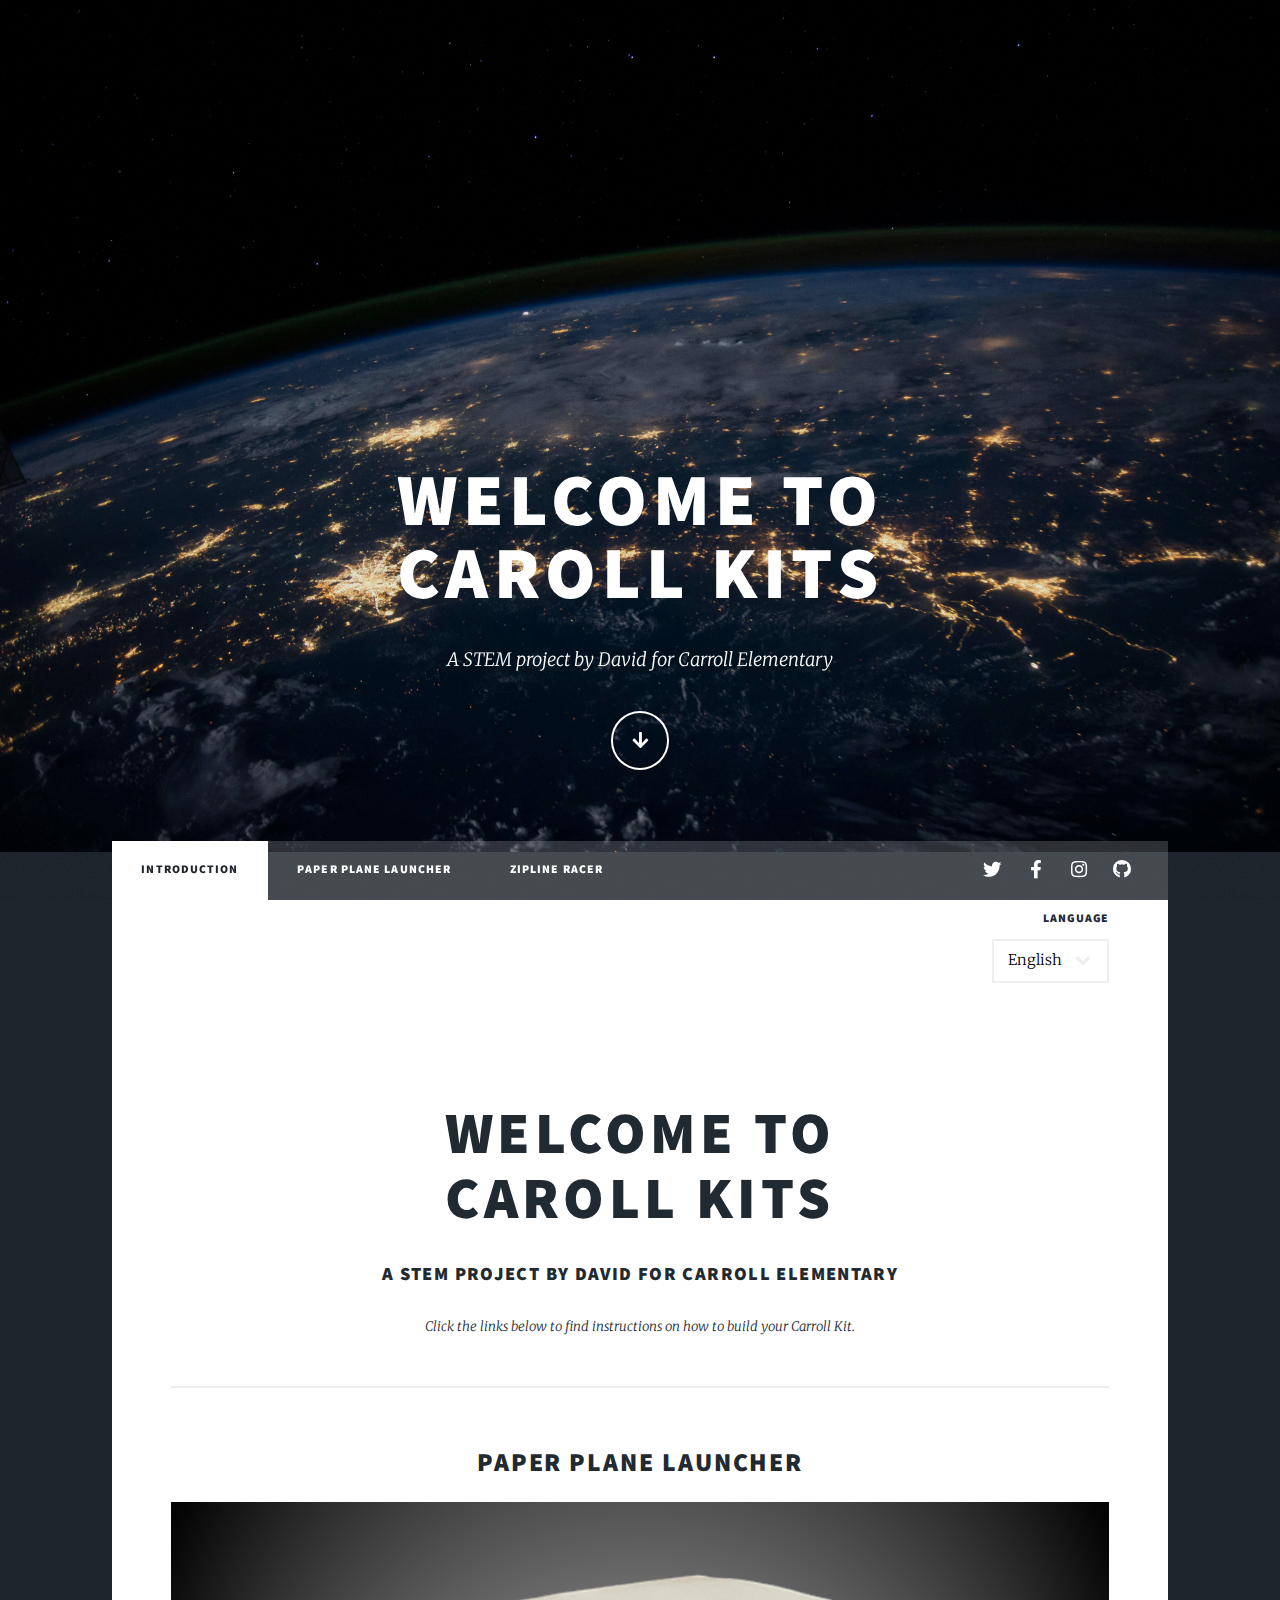
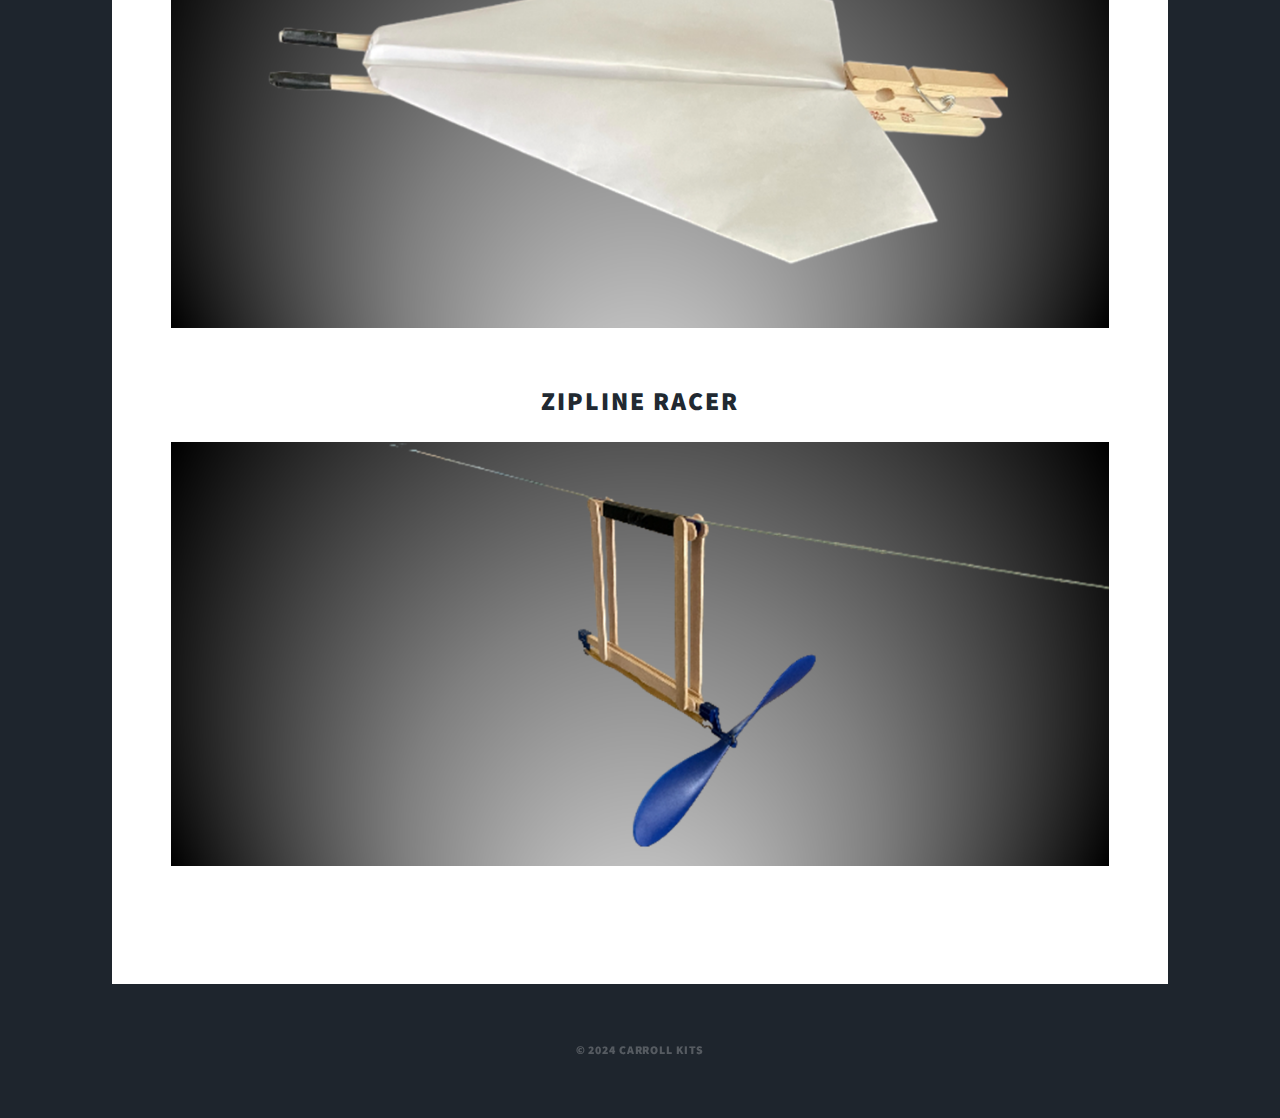
<file: index.html>
<!DOCTYPE HTML>
<html>
	<head>
		<title>Carrol Kits</title>
		<meta charset="utf-8" />
		<meta name="viewport" content="width=device-width, initial-scale=1, user-scalable=no" />
		<link rel="stylesheet" href="assets/css/main.css" />
		<link rel="stylesheet" href="assets/css/lang.css" />
		<noscript><link rel="stylesheet" href="assets/css/noscript.css" /></noscript>
	</head>
	<body class="is-preload">
		<!-- Wrapper -->
		<div id="wrapper" class="fade-in">
			<!-- Intro -->
			<div id="intro">
				<h1 lang="en">Welcome to <br>Caroll Kits</h1>
				<h1 lang="es">Bienvenidos a <br>Caroll Kits</h1>
				<p lang="en">A STEM project by David for Carroll Elementary</p>
				<p lang="es">Un proyecto STEM de David para Carroll Elementary</p>
				<ul class="actions">
					<li><a href="#header" class="button icon solid solo fa-arrow-down scrolly">Continue</a></li>
				</ul>
			</div>

			<!-- Header -->
			<header id="header">
				<a href="index.html" class="logo">Carroll Kits</a>
			</header>

			<!-- Nav -->
			<nav id="nav">
				<ul lang="en" class="links" style="display: none;">
					<li class="active"><a class="lang-link" href="index.html">Introduction</a></li>
					<li><a class="lang-link" href="paperplane.html">Paper Plane Launcher</a></li>
					<li><a class="lang-link" href="zipline.html">Zipline Racer</a></li>
				</ul>
				<ul lang="es" class="links" style="display: none;">
					<li class="active"><a class="lang-link" href="index.html">Introducción</a></li>
					<li><a class="lang-link" href="paperplane.html">Lanzador de Aviones</a></li>
					<li><a class="lang-link" href="zipline.html">Hélice en Tirolina</a></li>
				</ul>
				<ul class="icons">
					<li><a href="https://twitter.com/carrollfisd" class="icon brands fa-twitter"><span class="label">Twitter</span></a></li>
					<li><a href="https://www.facebook.com/carrollelementary" class="icon brands fa-facebook-f"><span class="label">Facebook</span></a></li>
					<li><a href="https://www.instagram.com/carrollfisd" class="icon brands fa-instagram"><span class="label">Instagram</span></a></li>
					<li><a href="https://github.com/carrollkits" class="icon brands fa-github"><span class="label">GitHub</span></a></li>
				</ul>
			</nav>

			<!-- Main -->
			<div id="main">
				<!-- Language Selector -->
				<div class="lang-selector">
					<form>
						<label for="lang-switch">
							<span lang="en">Language</span>
							<span lang="es">Idioma</span>
						</label>
						<select id="lang-switch">
							<option value="en">English</option>
							<option value="es">Español</option>
						</select>
					</form>
				</div>
				<!-- Featured Post -->
				<article class="post featured">
					<header class="major">
						<h2 lang="en">Welcome to <br>Caroll Kits</h2>
						<h2 lang="es">Bienvenidos a <br>Caroll Kits</h2>
						<h3 lang="en">a STEM project by David for Carroll Elementary</h3>
						<h3 lang="es">Un proyecto STEM de David para Carroll Elementary</h3>
						<p lang="en">Click the links below to find instructions on how to build your Carroll Kit.</p>
						<p lang="es">Haga clic en los enlaces a continuación para encontrar instrucciones sobre cómo crear su Carroll Kit.</p>
						<hr>
					</header>
					<h2 lang="en"><a class="lang-link" href="paperplane.html">Paper Plane Launcher</a></h2>
					<h2 lang="es"><a class="lang-link" href="paperplane.html">Lanzador de Aviones</a></h2>
					<a class="image main lang-link" href="paperplane.html" style="margin-top: 0;"><img src="images/paperplane.png" alt="" /></a>

					<h2 lang="en"><a class="lang-link" href="zipline.html">Zipline Racer</a></h2>
					<h2 lang="es"><a class="lang-link" href="zipline.html">Hélice en Tirolina</a></h2>
					<a class="image main lang-link"  href="zipline.html" style="margin-top: 0;"><img src="images/zipline.png" alt="" /></a>
				</article>

			</div>

			<!-- Copyright -->
			<div id="copyright">
				<ul>
					<li>&copy; 2024 Carroll Kits</li>
				</ul>
			</div>
		</div>

		<!-- Scripts -->
		<script src="assets/js/jquery.min.js"></script>
		<script src="assets/js/jquery.scrollex.min.js"></script>
		<script src="assets/js/jquery.scrolly.min.js"></script>
		<script src="assets/js/browser.min.js"></script>
		<script src="assets/js/breakpoints.min.js"></script>
		<script src="assets/js/util.js"></script>
		<script src="assets/js/main.js"></script>
		<script src="assets/js/lang.js"></script>
	</body>
</html>
</file>
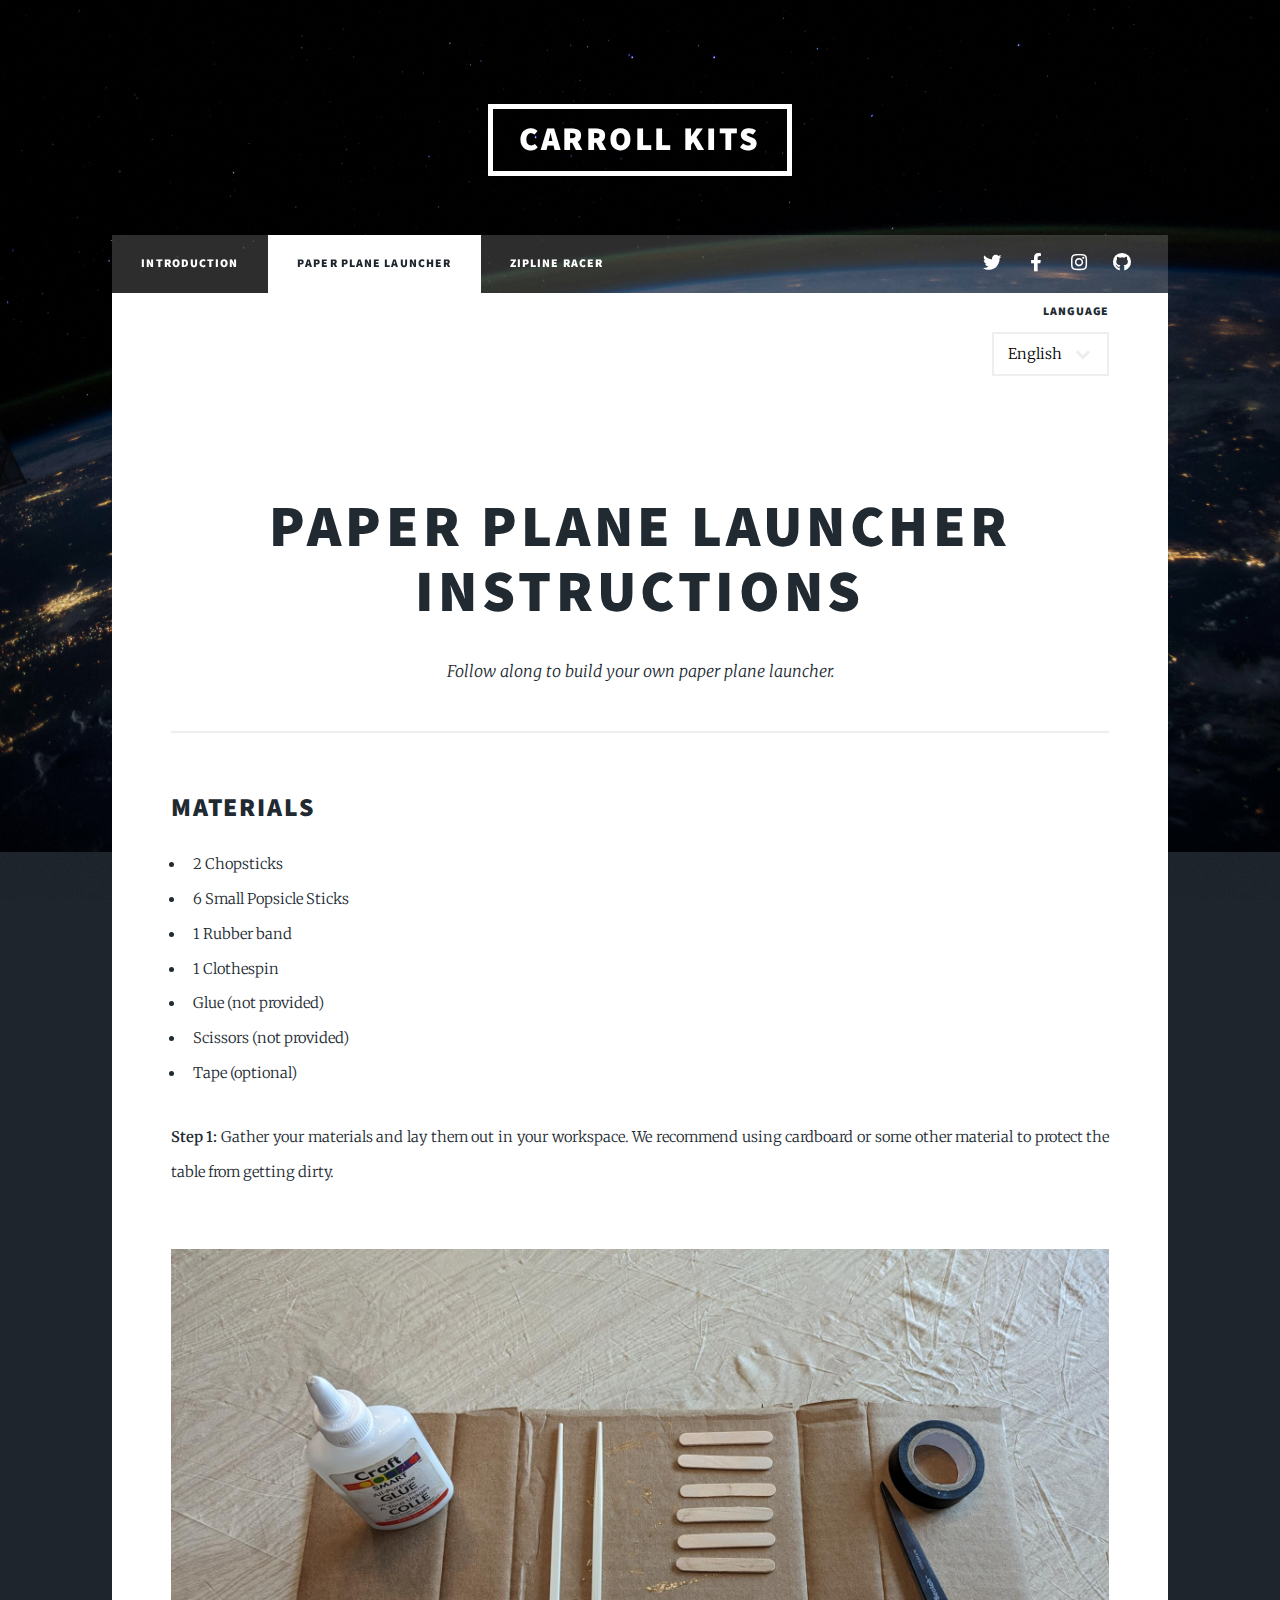
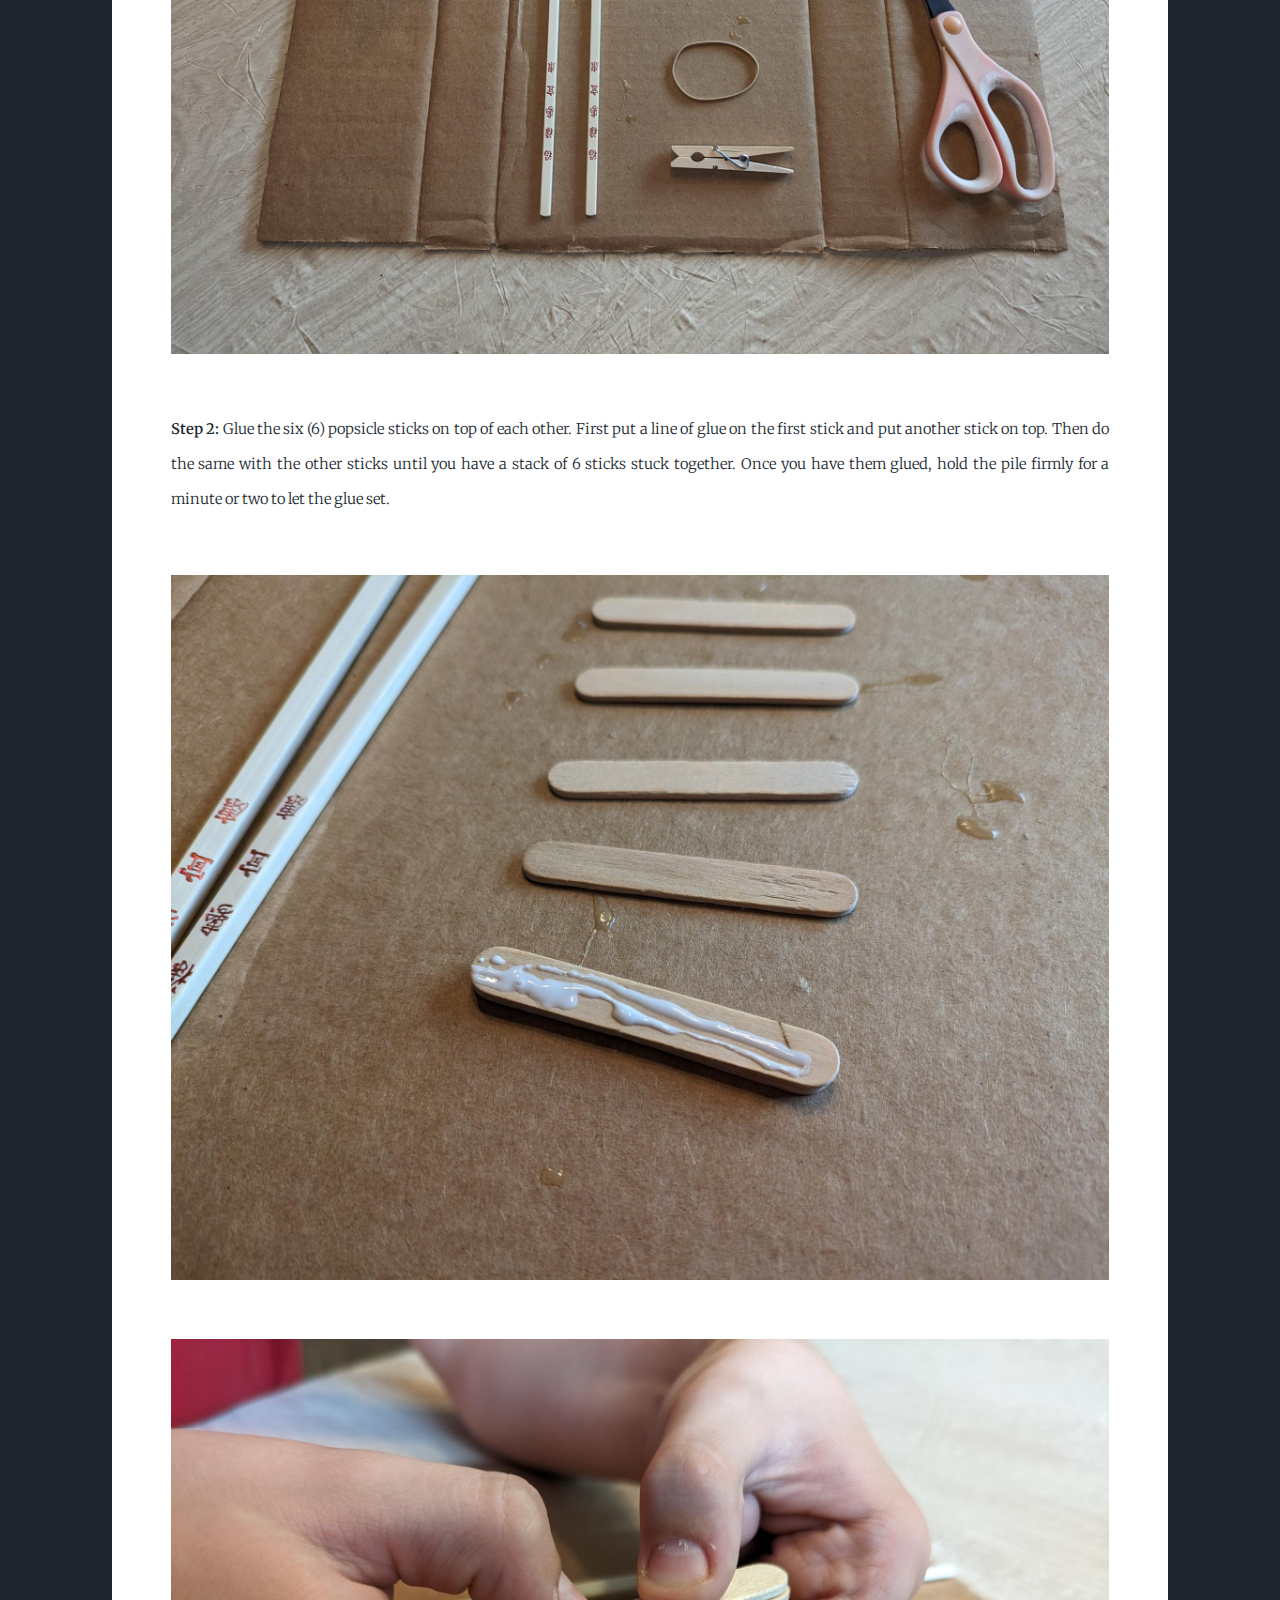
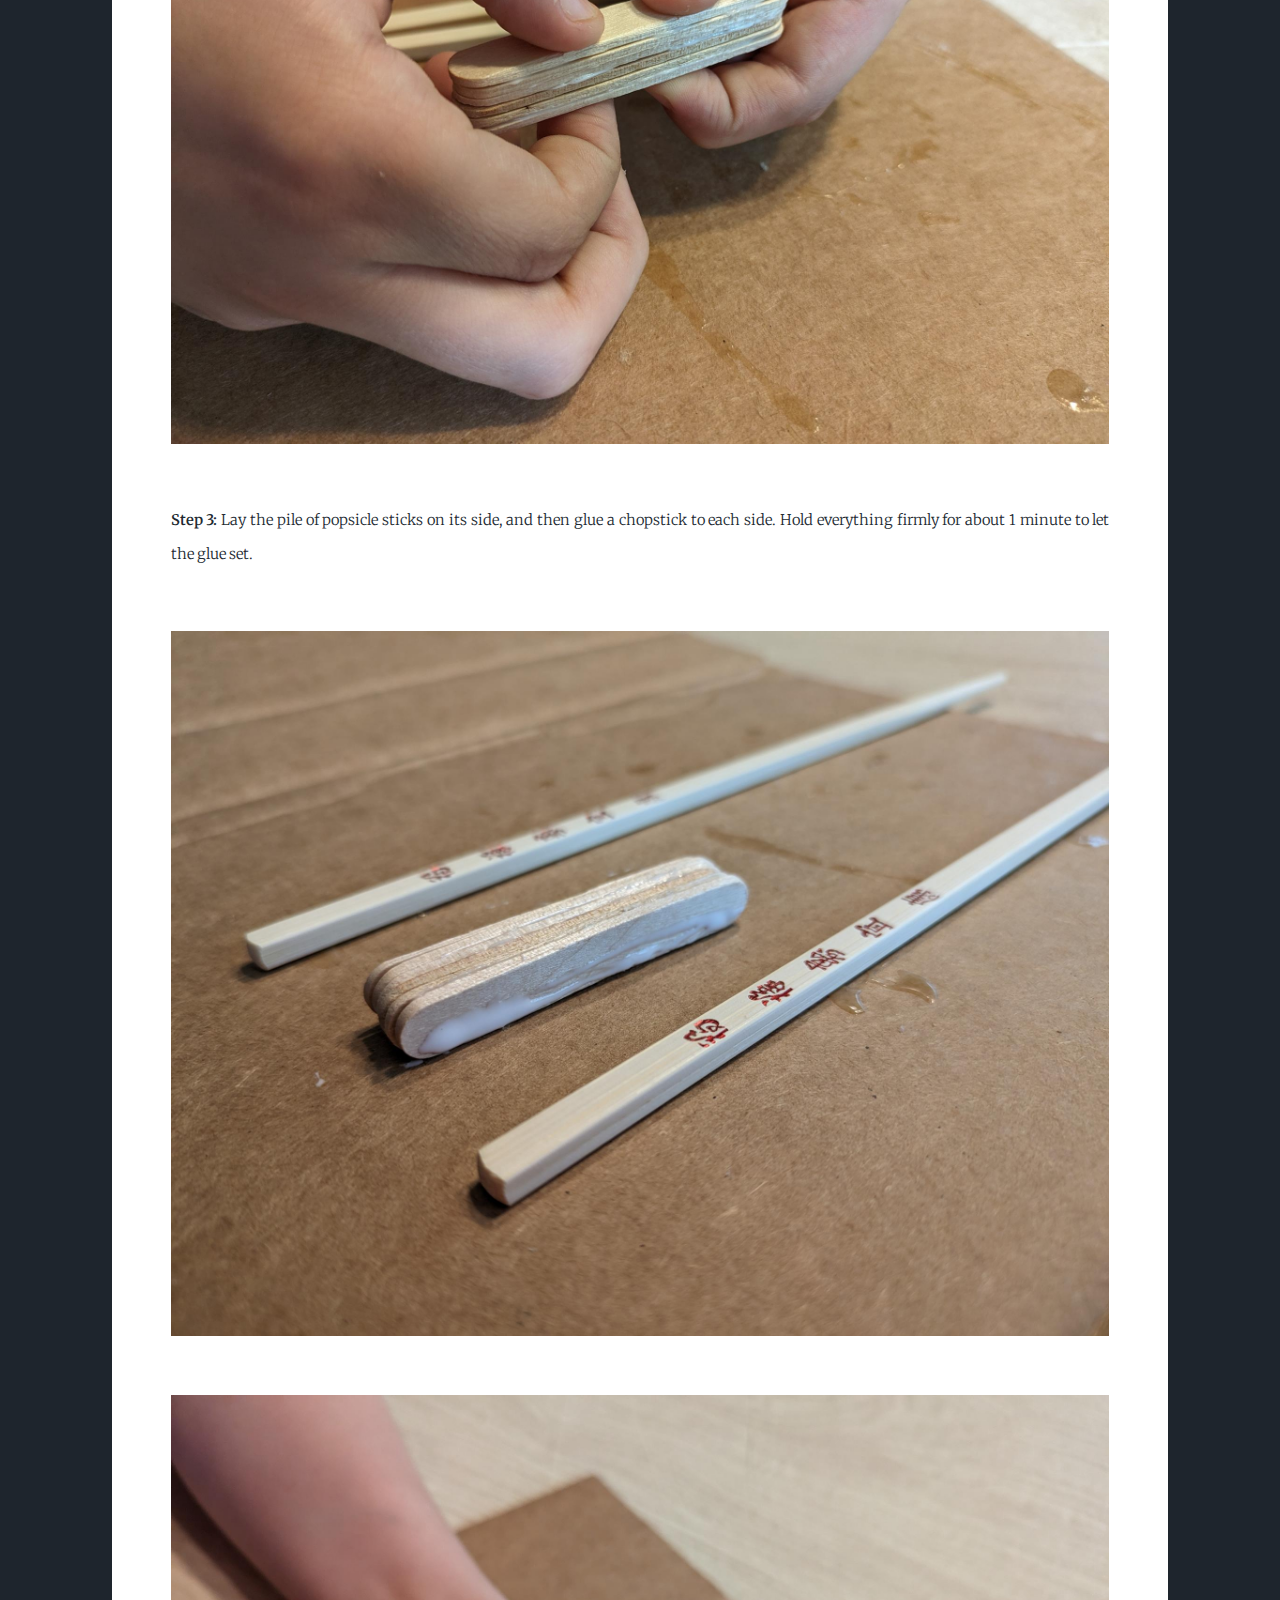
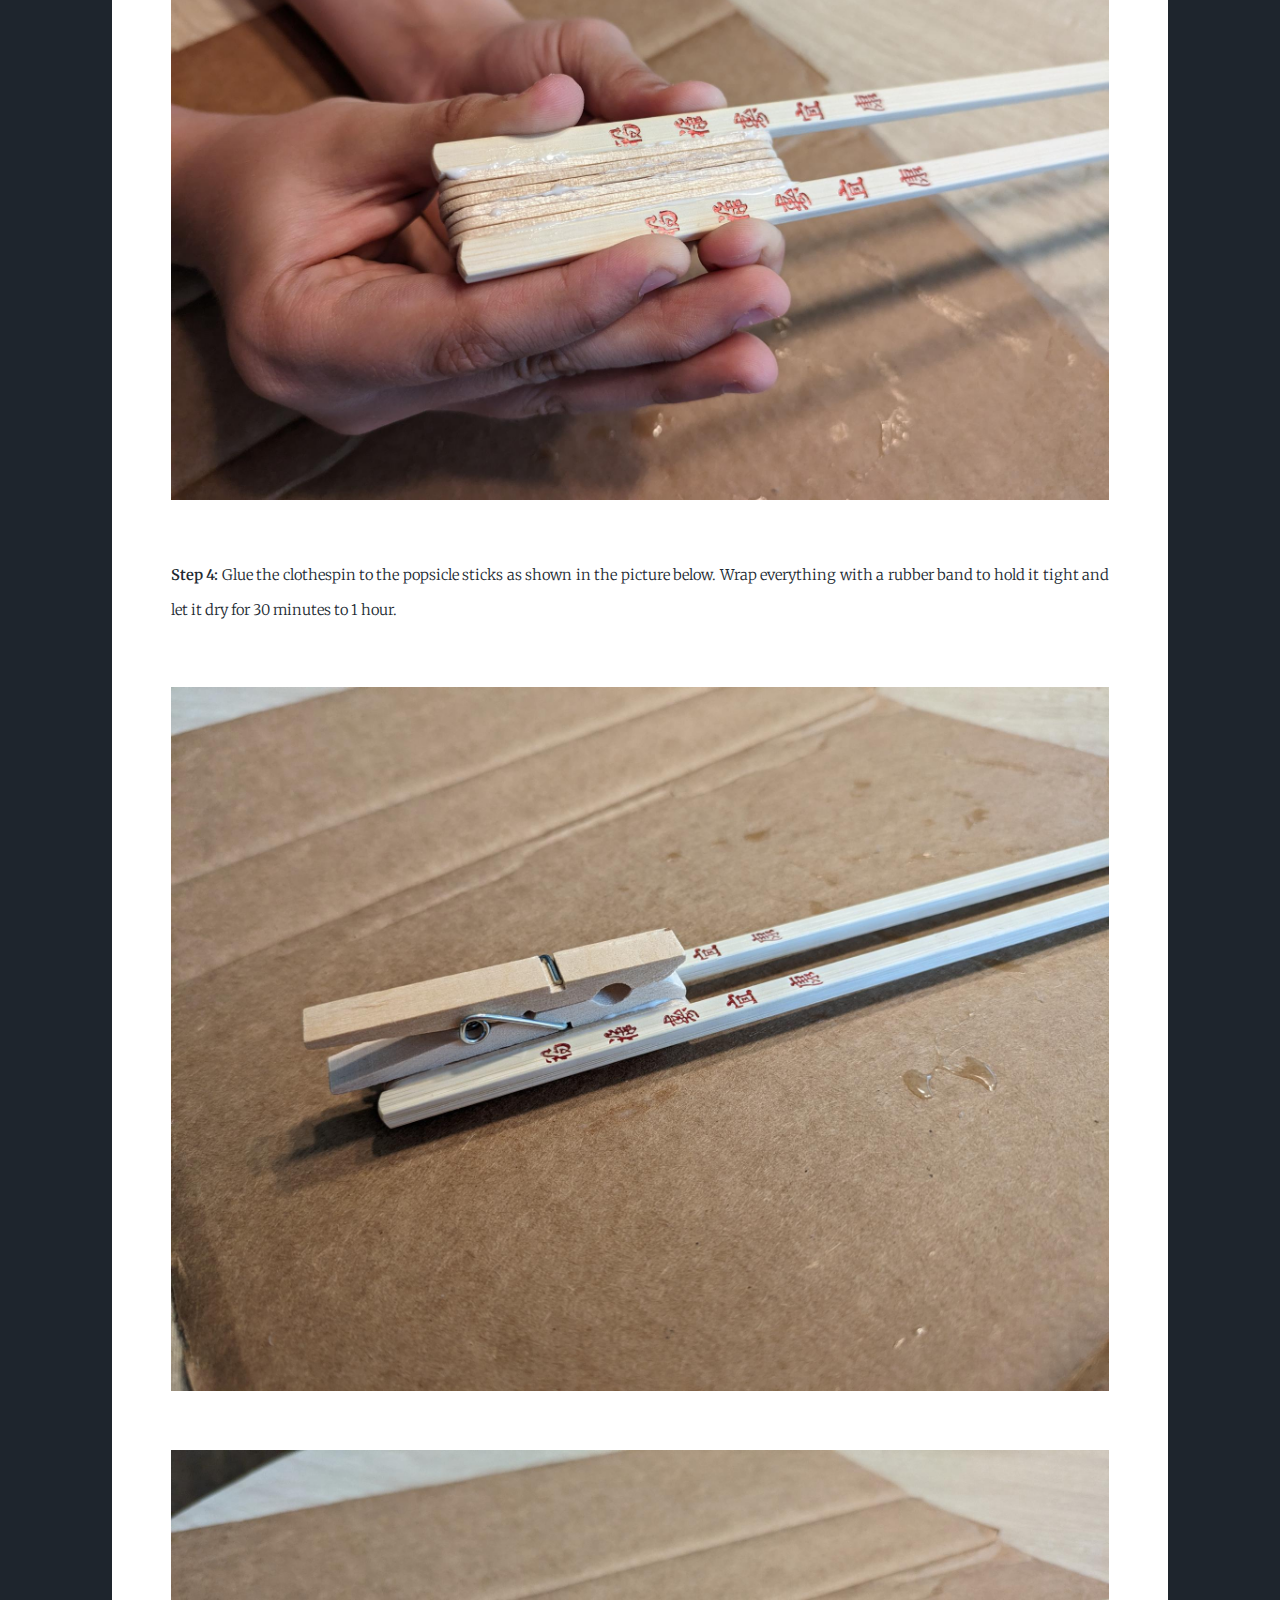
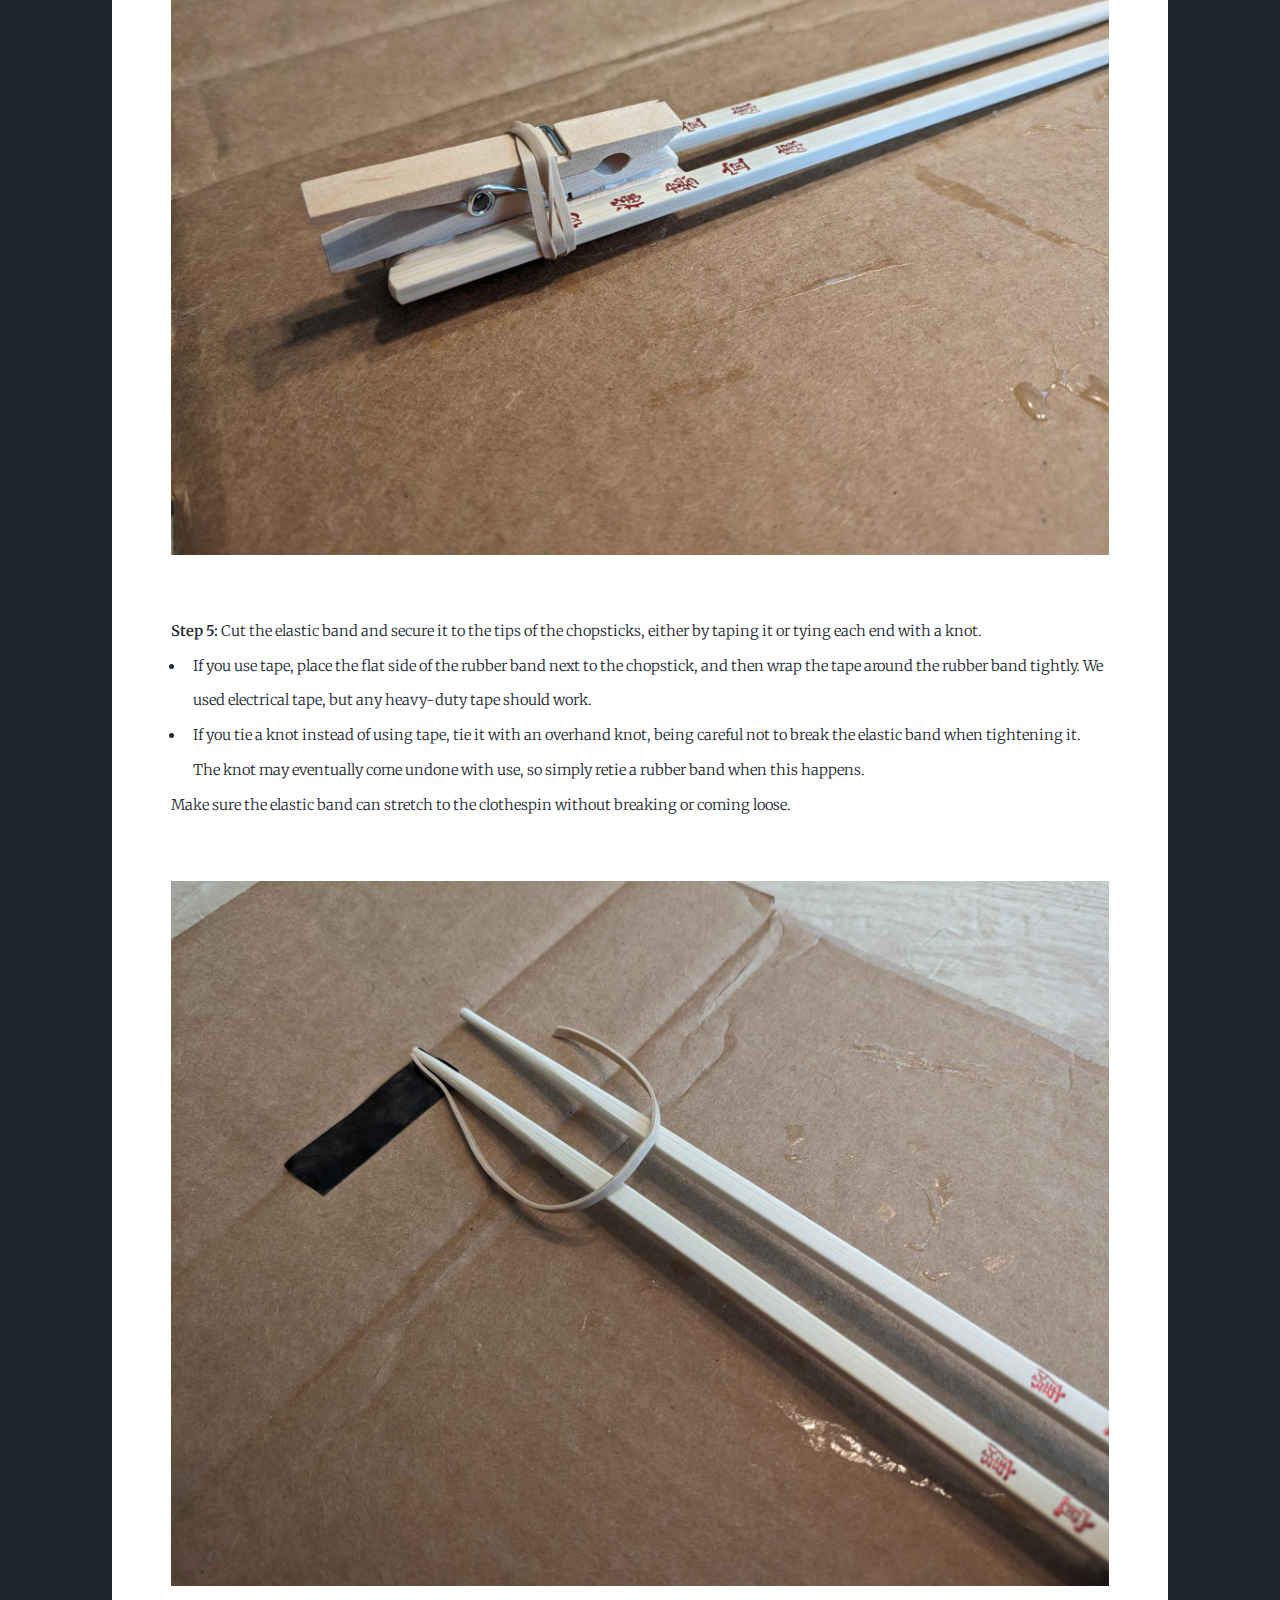
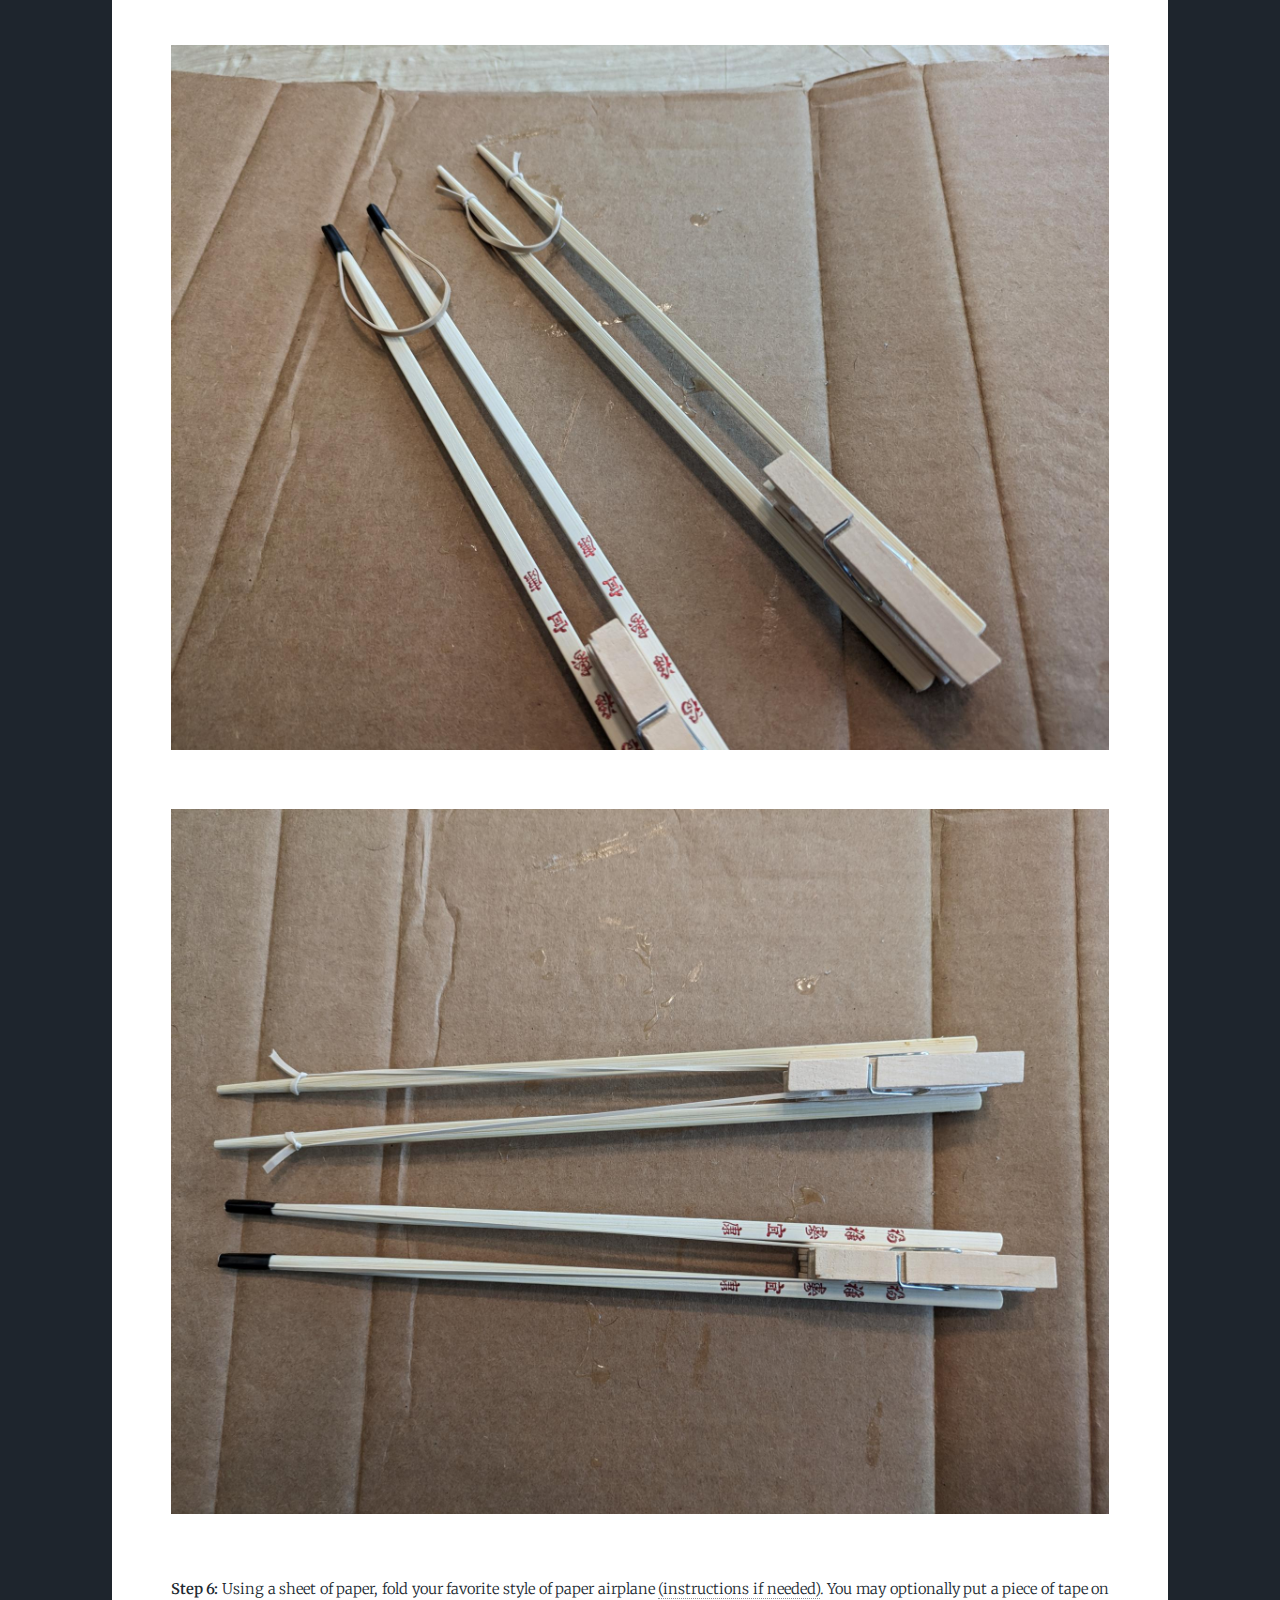
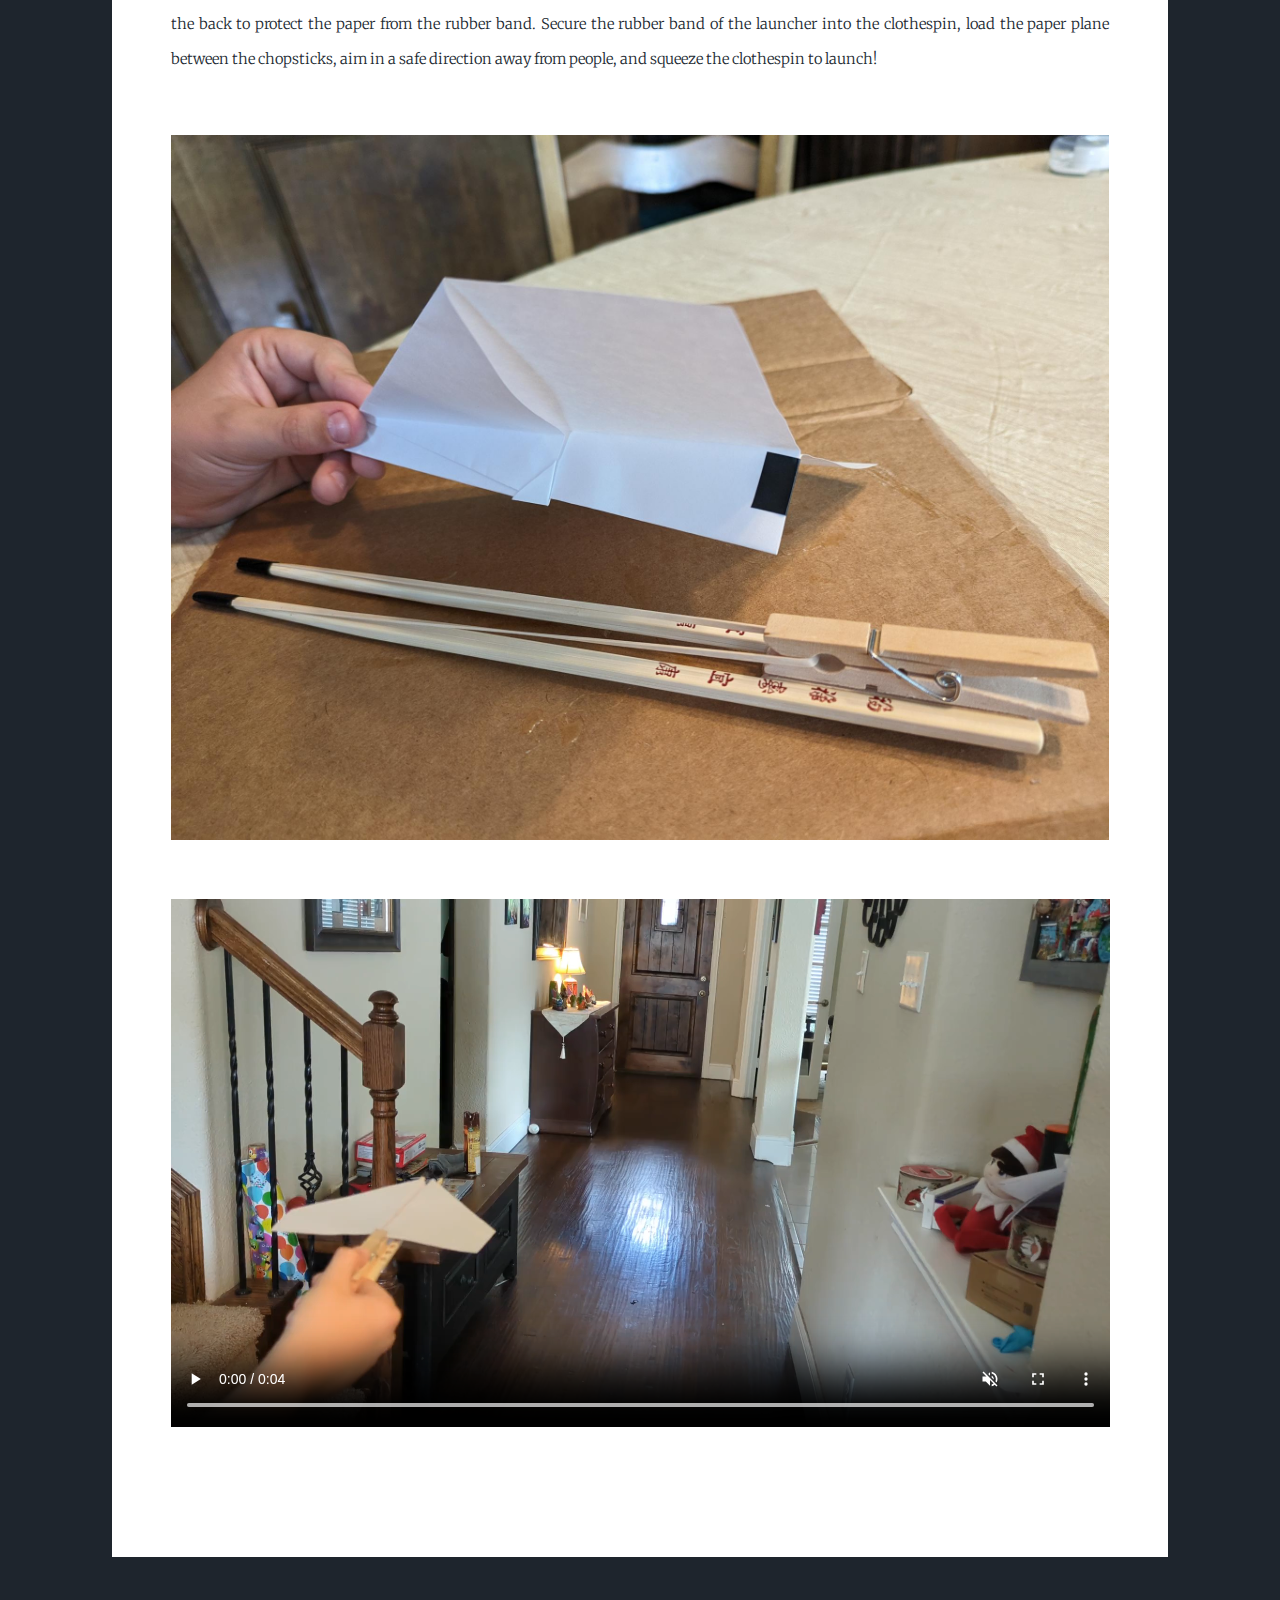
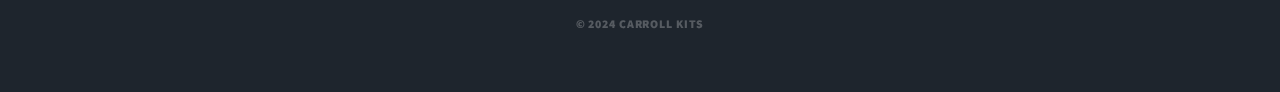
<file: paperplane.html>
<!DOCTYPE HTML>
<html>
	<head>
		<title>Paper Plane Launcher</title>
		<meta charset="utf-8" />
		<meta name="viewport" content="width=device-width, initial-scale=1, user-scalable=no" />
		<link rel="stylesheet" href="assets/css/main.css" />
		<link rel="stylesheet" href="assets/css/lang.css" />
		<noscript><link rel="stylesheet" href="assets/css/noscript.css" /></noscript>
	</head>
	<body class="is-preload">
		<!-- Wrapper -->
		<div id="wrapper">
			<!-- Header -->
			<header id="header">
				<a href="index.html" class="logo">Carroll Kits</a>
			</header>

			<!-- Nav -->
			<nav id="nav">
				<ul lang="en" class="links" style="display: none;">
					<li><a class="lang-link" href="index.html">Introduction</a></li>
					<li class="active"><a class="lang-link" href="paperplane.html">Paper Plane Launcher</a></li>
					<li><a class="lang-link" href="zipline.html">Zipline Racer</a></li>
				</ul>
				<ul lang="es" class="links" style="display: none;">
					<li><a class="lang-link" href="index.html">Introducción</a></li>
					<li class="active"><a class="lang-link" href="paperplane.html">Lanzador de Aviones</a></li>
					<li><a class="lang-link" href="zipline.html">Hélice en Tirolina</a></li>
				</ul>
				<ul class="icons">
					<li><a href="https://twitter.com/carrollfisd" class="icon brands fa-twitter"><span class="label">Twitter</span></a></li>
					<li><a href="https://www.facebook.com/carrollelementary" class="icon brands fa-facebook-f"><span class="label">Facebook</span></a></li>
					<li><a href="https://www.instagram.com/carrollfisd" class="icon brands fa-instagram"><span class="label">Instagram</span></a></li>
					<li><a href="https://github.com/carrollkits" class="icon brands fa-github"><span class="label">GitHub</span></a></li>
				</ul>
			</nav>

			<!-- Main -->
			<div id="main">
				<!-- Language Selector -->
				<div class="lang-selector">
					<form>
						<label for="lang-switch">
							<span lang="en">Language</span>
							<span lang="es">Idioma</span>
						</label>
						<select id="lang-switch">
							<option value="en">English</option>
							<option value="es">Español</option>
						</select>
					</form>
				</div>
				<!-- Post -->
				<section class="post">
					<header class="major">
						<h1 lang="en">Paper Plane Launcher <br>Instructions</h1>
						<h1 lang="es">Instrucciones para el <br>Lanzador de Aviones</h1>
						<p lang="en">Follow along to build your own paper plane launcher.</p>
						<p lang="es">Sigue los siguientes pasos para construir tu propio lanzador de aviones.</p>
						<hr>
					</header>
					<h2 lang="en">Materials</h2>
					<h2 lang="es">Materiales</h2>
					<ul lang="en">
						<li>2 Chopsticks</li>
						<li>6 Small Popsicle Sticks</li>
						<li>1 Rubber band</li>
						<li>1 Clothespin</li>
						<li>Glue (not provided)</li>
						<li>Scissors (not provided)</li>
						<li>Tape (optional)</li>
					</ul>
					<ul lang="es">
						<li>2 Palillos Chinos</li>
						<li>6 Palitos de Madera</li>
						<li>1 Banda Elástica</li>
						<li>1 Pinza para la Ropa</li>
						<li>Pegamento (no incluido)</li>
						<li>Tijeras (no incluidas)</li>
						<li>Cinta adhesiva (opcional)</li>
					</ul>

					<p lang="en"><b>Step 1: </b>Gather your materials and lay them out in your workspace. We recommend using cardboard or some other material to protect the table from getting dirty.</p>
					<p lang="es"><b>Paso 1:</b>Reúne tus materiales y colócalos en tu espacio de trabajo. Recomendamos proteger ese área con cartón u otro material para que así no se ensucie.</p>
					<div class="image main"><img src="images/paperplane/01.jpg" alt="Step 1" /></div> 
					
					<p lang="en"><b>Step 2: </b>Glue the six (6) popsicle sticks on top of each other. First put a line of glue on the first stick and put another stick on top. Then do the same with the other sticks until you have a stack of 6 sticks stuck together. Once you have them glued, hold the pile firmly for a minute or two to let the glue set.</p>
					<p lang="es"><b>Paso 2: </b>Pega los seis (6) palitos de helado uno encima del otro. Primero pon una línea de pegamento en el primer palito y pon otro palito encima. Después haz lo mismo con los demás palitos hasta que tengas un montón de 6 palitos pegados. Una vez los tengas con pegamento, agarra el montón firmemente durante aproximadamente uno o dos minutos para que el pegamento se asiente.</p>
					<div class="image main"><img src="images/paperplane/02.1.jpg" alt="Step 2.1" /></div>
					<div class="image main"><img src="images/paperplane/02.2.jpg" alt="Step 2.2" /></div>

					<p lang="en"><b>Step 3: </b>Lay the pile of popsicle sticks on its side, and then glue a chopstick to each side. Hold everything firmly for about 1 minute to let the glue set.</p>
					<p lang="es"><b>Paso 3: </b>Pon el montón de palitos de helado de lado, y después pega un palillo chino a cada lado. Sujeta todo firmemente durante 1 minuto aproximadamente para que el pegamento se asiente.</p>
					<div class="image main"><img src="images/paperplane/03.1.jpg" alt="Step 3.1" /></div>
					<div class="image main"><img src="images/paperplane/03.2.jpg" alt="Step 3.2" /></div>

					<p lang="en"><b>Step 4: </b>Glue the clothespin to the popsicle sticks as shown in the picture below. Wrap everything with a rubber band to hold it tight and let it dry for 30 minutes to 1 hour.</p>
					<p lang="es"><b>Paso 4: </b>Pega la pinza de ropa a los palitos de helado como se muestra en la imagen a continuación. Envuelve todo con una goma elástica para sujetarlo bien y déjalo secar de 30 minutos a 1 hora.</p>
					<div class="image main"><img src="images/paperplane/04.1.jpg" alt="Step 4.1" /></div>
					<div class="image main"><img src="images/paperplane/04.2.jpg" alt="Step 4.2" /></div>

					<p lang="en" style="margin: 0;"><b>Step 5: </b>Cut the elastic band and secure it to the tips of the chopsticks, either by taping it or tying each end with a knot.</p>
					<ul lang="en" style="margin: 0;">
						<li >If you use tape, place the flat side of the rubber band next to the chopstick, and then wrap the tape around the rubber band tightly. We used electrical tape, but any heavy-duty tape should work.</li>
						<li>If you tie a knot instead of using tape, tie it with an overhand knot, being careful not to break the elastic band when tightening it. The knot may eventually come undone with use, so simply retie a rubber band when this happens.</li>
					</ul>
					<p lang="en">Make sure the elastic band can stretch to the clothespin without breaking or coming loose.</p>
					<p lang="es" style="margin: 0;"><b>Paso 5: </b>Corta la banda elástica y asegúrala a las puntas de los palillos chinos, ya sea pegándola con cinta adhesiva o atando cada extremo con un nudo.
					<ul lang="es" style="margin: 0;">
						<li>Si usas cinta adhesiva, coloca la parte plana de la banda elástica junto al palillo chino y luego envuelve la cinta alrededor de la banda elástica firmemente. Usamos cinta aislante, pero cualquier cinta resistente debería funcionar.</li>
						<li>Si haces un nudo en vez de usar cinta adhesiva, atalo con un nudo simple, teniendo cuidado de no romper la banda elástica al apretarla. El nudo puede eventualmente deshacerse con el uso, así que simplemente vuelve a atar una banda elástica cuando esto suceda.</li>
					</ul>
					<p lang="es">Asegúrate de que la banda elástica pueda estirarse hasta la pinza de ropa sin romperse ni soltarse.</p>
					<div class="image main"><img src="images/paperplane/05.1.jpg" alt="Step 5.1" /></div>
					<div class="image main"><img src="images/paperplane/05.2.jpg" alt="Step 5.2" /></div>
					<div class="image main"><img src="images/paperplane/05.3.jpg" alt="Step 5.3" /></div>

					<p lang="en"><b>Step 6: </b>Using a sheet of paper, fold your favorite style of paper airplane <a target="_blank" rel="noopener noreferrer" href="https://www.hgtv.com/design/make-and-celebrate/handmade/how-to-make-a-paper-airplane">(instructions if needed)</a>. You may optionally put a piece of tape on the back to protect the paper from the rubber band. Secure the rubber band of the launcher into the clothespin, load the paper plane between the chopsticks, aim in a safe direction away from people, and squeeze the clothespin to launch!</p>
					<p lang="es"><b>Paso 6: </b>Usando una hoja de papel, haz tu avión de papel favorito <a target="_blank" rel="noopener noreferrer" href="https://www.hgtv.com/design/make-and-celebrate/handmade/how-to-make-a-paper-airplane">(instrucciones si necesitas)</a>. De manera opcional, puedes poner un trozo de cinta adhesiva en la parte posterior para proteger el papel de la banda elástica. Asegura la banda elástica del lanzador en la pinza para la ropa, pon el avión de papel entre los palillos, apunte en una dirección segura lejos de personas y apriete la pinza para lanzar.</p>
					<div class="image main"><img src="images/paperplane/06.jpg" alt="Step 6" /></div>
					<div class="image main"><video width="100%" height="auto" controls autoplay loop muted>
						<source src="images/paperplane/launch.mp4" type="video/mp4">Your browser does not support the video tag.</video>
					</div>
				</section>
			</div>

			<!-- Copyright -->
			<div id="copyright">
				<ul><li>&copy; 2024 Carroll Kits</li></ul>
			</div>
		</div>

		<!-- Scripts -->
		<script src="assets/js/jquery.min.js"></script>
		<script src="assets/js/jquery.scrollex.min.js"></script>
		<script src="assets/js/jquery.scrolly.min.js"></script>
		<script src="assets/js/browser.min.js"></script>
		<script src="assets/js/breakpoints.min.js"></script>
		<script src="assets/js/util.js"></script>
		<script src="assets/js/main.js"></script>
		<script src="assets/js/lang.js"></script>
	</body>
</html>
</file>
<file: assets/css/lang.css>
/* Initially hide all content with [lang] attribute so they don't flicker */
[lang] {
    display: none;
}

.lang-selector {
    text-align: right;
    margin: 0 !important; /* Remove any margin */
    padding-top: 0 !important; /* Remove any padding */
    height: 115px;
}

.lang-selector form {
    display: inline-block; /* Ensure form width is determined by its contents */
}

.lang-selector label {
    display: inline-block; /* Ensure form width is determined by its contents */
}

.lang-selector select {
    width: 125; /* Adjust width as needed */
    color: #000;
}
</file>
<file: assets/css/main.css>
@import url(fontawesome-all.min.css);
@import url("https://fonts.googleapis.com/css?family=Merriweather:300,700,300italic,700italic|Source+Sans+Pro:900");

html, body, div, span, applet, object,
iframe, h1, h2, h3, h4, h5, h6, p, blockquote,
pre, a, abbr, acronym, address, big, cite,
code, del, dfn, em, img, ins, kbd, q, s, samp,
small, strike, strong, sub, sup, tt, var, b,
u, i, center, dl, dt, dd, ol, ul, li, fieldset,
form, label, legend, table, caption, tbody,
tfoot, thead, tr, th, td, article, aside,
canvas, details, embed, figure, figcaption,
footer, header, hgroup, menu, nav, output, ruby,
section, summary, time, mark, audio, video {
	margin: 0;
	padding: 0;
	border: 0;
	font-size: 100%;
	font: inherit;
	vertical-align: baseline;}

article, aside, details, figcaption, figure,
footer, header, hgroup, menu, nav, section {
	display: block;}

body {
	line-height: 1;
}

ol, ul {
	list-style: none;
}

blockquote, q {
	quotes: none;
}

	blockquote:before, blockquote:after, q:before, q:after {
		content: '';
		content: none;
	}

table {
	border-collapse: collapse;
	border-spacing: 0;
}

body {
	-webkit-text-size-adjust: none;
}

mark {
	background-color: transparent;
	color: inherit;
}

input::-moz-focus-inner {
	border: 0;
	padding: 0;
}

input, select, textarea {
	-moz-appearance: none;
	-webkit-appearance: none;
	-ms-appearance: none;
	appearance: none;
}

/* Basic */

	@-ms-viewport {
		width: device-width;
	}

	body {
		-ms-overflow-style: scrollbar;
	}

	@media screen and (max-width: 480px) {

		html, body {
			min-width: 320px;
		}

	}

	html {
		box-sizing: border-box;
	}

	*, *:before, *:after {
		box-sizing: inherit;
	}

	body {
		background-color: #1e252d;
	}

		body.is-preload *, body.is-preload *:before, body.is-preload *:after {
			-moz-animation: none !important;
			-webkit-animation: none !important;
			-ms-animation: none !important;
			animation: none !important;
			-moz-transition: none !important;
			-webkit-transition: none !important;
			-ms-transition: none !important;
			transition: none !important;
		}

/* Type */

	html {
		font-size: 16pt;
	}

		@media screen and (max-width: 1680px) {

			html {
				font-size: 12pt;
			}

		}

		@media screen and (max-width: 1280px) {

			html {
				font-size: 11pt;
			}

		}

		@media screen and (max-width: 360px) {

			html {
				font-size: 10pt;
			}

		}

	body {
		color: #212931;
	}

	body, input, select, textarea {
		font-family: "Merriweather", Georgia, serif;
		font-weight: 300;
		font-size: 1rem;
		line-height: 2.375;
	}

	a {
		-moz-transition: color 0.2s ease-in-out, background-color 0.2s ease-in-out, border-color 0.2s ease-in-out, box-shadow 0.2s ease-in-out;
		-webkit-transition: color 0.2s ease-in-out, background-color 0.2s ease-in-out, border-color 0.2s ease-in-out, box-shadow 0.2s ease-in-out;
		-ms-transition: color 0.2s ease-in-out, background-color 0.2s ease-in-out, border-color 0.2s ease-in-out, box-shadow 0.2s ease-in-out;
		transition: color 0.2s ease-in-out, background-color 0.2s ease-in-out, border-color 0.2s ease-in-out, box-shadow 0.2s ease-in-out;
		border-bottom: dotted 1px;
		text-decoration: none;
	}

		a:hover {
			border-bottom-color: transparent;
		}

	strong, b {
		font-weight: 600;
	}

	em, i {
		font-style: italic;
	}

	p {
		text-align: justify;
		margin: 0 0 2rem 0;
	}

	h1, h2, h3, h4, h5, h6 {
		font-family: "Source Sans Pro", Helvetica, sans-serif;
		font-weight: 900;
		line-height: 1.5;
		letter-spacing: 0.075em;
		text-transform: uppercase;
		margin: 0 0 1rem 0;
	}

		h1 a, h2 a, h3 a, h4 a, h5 a, h6 a {
			border-bottom: 0;
			color: inherit;
			text-decoration: none;
		}

	h1 {
		font-size: 4rem;
		line-height: 1.1;
		margin: 0 0 2rem 0;
	}

	h2 {
		font-size: 1.75rem;
		line-height: 1.3;
		margin: 0 0 1.5rem 0;
	}

	h3 {
		font-size: 1.25rem;
		margin: 0 0 1.5rem 0;
	}

	h4 {
		font-size: 1rem;
	}

	h5 {
		font-size: 0.9rem;
	}

	h6 {
		font-size: 0.8rem;
	}

	sub {
		font-size: 0.8rem;
		position: relative;
		top: 0.5rem;
	}

	sup {
		font-size: 0.8rem;
		position: relative;
		top: -0.5rem;
	}

	blockquote {
		border-left: solid 4px;
		font-style: italic;
		margin: 0 0 2rem 0;
		padding: 0.5rem 0 0.5rem 2rem;
	}

	code {
		border: solid 2px;
		font-family: "Courier New", monospace;
		font-size: 0.9rem;
		margin: 0 0.25rem;
		padding: 0.25rem 0.65rem;
	}

	pre {
		-webkit-overflow-scrolling: touch;
		font-family: "Courier New", monospace;
		font-size: 0.9rem;
		margin: 0 0 2rem 0;
	}

		pre code {
			display: block;
			line-height: 1.75;
			padding: 1rem 1.5rem;
			overflow-x: auto;
		}

	hr {
		border: 0;
		border-bottom: solid 2px;
		margin: 3rem 0;
	}

		hr.major {
			margin: 5rem 0;
		}

	.align-left {
		text-align: left;
	}

	.align-center {
		text-align: center;
	}

	.align-right {
		text-align: right;
	}

	input, select, textarea {
		color: #212931;
	}

	a {
		color: #212931;
		border-bottom-color: rgba(33, 41, 49, 0.5);
	}

		a:hover {
			border-bottom-color: transparent;
			color: #18bfef !important;
		}

	strong, b {
		color: #212931;
	}

	h1, h2, h3, h4, h5, h6 {
		color: #212931;
	}

	blockquote {
		border-left-color: #eeeeee;
	}

	code {
		background: rgba(220, 220, 220, 0.25);
		border-color: #eeeeee;
	}

	hr {
		border-bottom-color: #eeeeee;
	}

/* Row */

	.row {
		display: flex;
		flex-wrap: wrap;
		box-sizing: border-box;
		align-items: stretch;
	}

		.row > * {
			box-sizing: border-box;
		}

		.row.gtr-uniform > * > :last-child {
			margin-bottom: 0;
		}

		.row.aln-left {
			justify-content: flex-start;
		}

		.row.aln-center {
			justify-content: center;
		}

		.row.aln-right {
			justify-content: flex-end;
		}

		.row.aln-top {
			align-items: flex-start;
		}

		.row.aln-middle {
			align-items: center;
		}

		.row.aln-bottom {
			align-items: flex-end;
		}

		.row > .imp {
			order: -1;
		}

		.row > .col-1 {
			width: 8.33333%;
		}

		.row > .off-1 {
			margin-left: 8.33333%;
		}

		.row > .col-2 {
			width: 16.66667%;
		}

		.row > .off-2 {
			margin-left: 16.66667%;
		}

		.row > .col-3 {
			width: 25%;
		}

		.row > .off-3 {
			margin-left: 25%;
		}

		.row > .col-4 {
			width: 33.33333%;
		}

		.row > .off-4 {
			margin-left: 33.33333%;
		}

		.row > .col-5 {
			width: 41.66667%;
		}

		.row > .off-5 {
			margin-left: 41.66667%;
		}

		.row > .col-6 {
			width: 50%;
		}

		.row > .off-6 {
			margin-left: 50%;
		}

		.row > .col-7 {
			width: 58.33333%;
		}

		.row > .off-7 {
			margin-left: 58.33333%;
		}

		.row > .col-8 {
			width: 66.66667%;
		}

		.row > .off-8 {
			margin-left: 66.66667%;
		}

		.row > .col-9 {
			width: 75%;
		}

		.row > .off-9 {
			margin-left: 75%;
		}

		.row > .col-10 {
			width: 83.33333%;
		}

		.row > .off-10 {
			margin-left: 83.33333%;
		}

		.row > .col-11 {
			width: 91.66667%;
		}

		.row > .off-11 {
			margin-left: 91.66667%;
		}

		.row > .col-12 {
			width: 100%;
		}

		.row > .off-12 {
			margin-left: 100%;
		}

		.row.gtr-0 {
			margin-top: 0;
			margin-left: 0rem;
		}

			.row.gtr-0 > * {
				padding: 0 0 0 0rem;
			}

			.row.gtr-0.gtr-uniform {
				margin-top: 0rem;
			}

				.row.gtr-0.gtr-uniform > * {
					padding-top: 0rem;
				}

		.row.gtr-25 {
			margin-top: 0;
			margin-left: -0.375rem;
		}

			.row.gtr-25 > * {
				padding: 0 0 0 0.375rem;
			}

			.row.gtr-25.gtr-uniform {
				margin-top: -0.375rem;
			}

				.row.gtr-25.gtr-uniform > * {
					padding-top: 0.375rem;
				}

		.row.gtr-50 {
			margin-top: 0;
			margin-left: -0.75rem;
		}

			.row.gtr-50 > * {
				padding: 0 0 0 0.75rem;
			}

			.row.gtr-50.gtr-uniform {
				margin-top: -0.75rem;
			}

				.row.gtr-50.gtr-uniform > * {
					padding-top: 0.75rem;
				}

		.row {
			margin-top: 0;
			margin-left: -1.5rem;
		}

			.row > * {
				padding: 0 0 0 1.5rem;
			}

			.row.gtr-uniform {
				margin-top: -1.5rem;
			}

				.row.gtr-uniform > * {
					padding-top: 1.5rem;
				}

		.row.gtr-150 {
			margin-top: 0;
			margin-left: -2.25rem;
		}

			.row.gtr-150 > * {
				padding: 0 0 0 2.25rem;
			}

			.row.gtr-150.gtr-uniform {
				margin-top: -2.25rem;
			}

				.row.gtr-150.gtr-uniform > * {
					padding-top: 2.25rem;
				}

		.row.gtr-200 {
			margin-top: 0;
			margin-left: -3rem;
		}

			.row.gtr-200 > * {
				padding: 0 0 0 3rem;
			}

			.row.gtr-200.gtr-uniform {
				margin-top: -3rem;
			}

				.row.gtr-200.gtr-uniform > * {
					padding-top: 3rem;
				}

		@media screen and (max-width: 1680px) {

			.row {
				display: flex;
				flex-wrap: wrap;
				box-sizing: border-box;
				align-items: stretch;
			}

				.row > * {
					box-sizing: border-box;
				}

				.row.gtr-uniform > * > :last-child {
					margin-bottom: 0;
				}

				.row.aln-left {
					justify-content: flex-start;
				}

				.row.aln-center {
					justify-content: center;
				}

				.row.aln-right {
					justify-content: flex-end;
				}

				.row.aln-top {
					align-items: flex-start;
				}

				.row.aln-middle {
					align-items: center;
				}

				.row.aln-bottom {
					align-items: flex-end;
				}

				.row > .imp-xlarge {
					order: -1;
				}

				.row > .col-1-xlarge {
					width: 8.33333%;
				}

				.row > .off-1-xlarge {
					margin-left: 8.33333%;
				}

				.row > .col-2-xlarge {
					width: 16.66667%;
				}

				.row > .off-2-xlarge {
					margin-left: 16.66667%;
				}

				.row > .col-3-xlarge {
					width: 25%;
				}

				.row > .off-3-xlarge {
					margin-left: 25%;
				}

				.row > .col-4-xlarge {
					width: 33.33333%;
				}

				.row > .off-4-xlarge {
					margin-left: 33.33333%;
				}

				.row > .col-5-xlarge {
					width: 41.66667%;
				}

				.row > .off-5-xlarge {
					margin-left: 41.66667%;
				}

				.row > .col-6-xlarge {
					width: 50%;
				}

				.row > .off-6-xlarge {
					margin-left: 50%;
				}

				.row > .col-7-xlarge {
					width: 58.33333%;
				}

				.row > .off-7-xlarge {
					margin-left: 58.33333%;
				}

				.row > .col-8-xlarge {
					width: 66.66667%;
				}

				.row > .off-8-xlarge {
					margin-left: 66.66667%;
				}

				.row > .col-9-xlarge {
					width: 75%;
				}

				.row > .off-9-xlarge {
					margin-left: 75%;
				}

				.row > .col-10-xlarge {
					width: 83.33333%;
				}

				.row > .off-10-xlarge {
					margin-left: 83.33333%;
				}

				.row > .col-11-xlarge {
					width: 91.66667%;
				}

				.row > .off-11-xlarge {
					margin-left: 91.66667%;
				}

				.row > .col-12-xlarge {
					width: 100%;
				}

				.row > .off-12-xlarge {
					margin-left: 100%;
				}

				.row.gtr-0 {
					margin-top: 0;
					margin-left: 0rem;
				}

					.row.gtr-0 > * {
						padding: 0 0 0 0rem;
					}

					.row.gtr-0.gtr-uniform {
						margin-top: 0rem;
					}

						.row.gtr-0.gtr-uniform > * {
							padding-top: 0rem;
						}

				.row.gtr-25 {
					margin-top: 0;
					margin-left: -0.375rem;
				}

					.row.gtr-25 > * {
						padding: 0 0 0 0.375rem;
					}

					.row.gtr-25.gtr-uniform {
						margin-top: -0.375rem;
					}

						.row.gtr-25.gtr-uniform > * {
							padding-top: 0.375rem;
						}

				.row.gtr-50 {
					margin-top: 0;
					margin-left: -0.75rem;
				}

					.row.gtr-50 > * {
						padding: 0 0 0 0.75rem;
					}

					.row.gtr-50.gtr-uniform {
						margin-top: -0.75rem;
					}

						.row.gtr-50.gtr-uniform > * {
							padding-top: 0.75rem;
						}

				.row {
					margin-top: 0;
					margin-left: -1.5rem;
				}

					.row > * {
						padding: 0 0 0 1.5rem;
					}

					.row.gtr-uniform {
						margin-top: -1.5rem;
					}

						.row.gtr-uniform > * {
							padding-top: 1.5rem;
						}

				.row.gtr-150 {
					margin-top: 0;
					margin-left: -2.25rem;
				}

					.row.gtr-150 > * {
						padding: 0 0 0 2.25rem;
					}

					.row.gtr-150.gtr-uniform {
						margin-top: -2.25rem;
					}

						.row.gtr-150.gtr-uniform > * {
							padding-top: 2.25rem;
						}

				.row.gtr-200 {
					margin-top: 0;
					margin-left: -3rem;
				}

					.row.gtr-200 > * {
						padding: 0 0 0 3rem;
					}

					.row.gtr-200.gtr-uniform {
						margin-top: -3rem;
					}

						.row.gtr-200.gtr-uniform > * {
							padding-top: 3rem;
						}

		}

		@media screen and (max-width: 1280px) {

			.row {
				display: flex;
				flex-wrap: wrap;
				box-sizing: border-box;
				align-items: stretch;
			}

				.row > * {
					box-sizing: border-box;
				}

				.row.gtr-uniform > * > :last-child {
					margin-bottom: 0;
				}

				.row.aln-left {
					justify-content: flex-start;
				}

				.row.aln-center {
					justify-content: center;
				}

				.row.aln-right {
					justify-content: flex-end;
				}

				.row.aln-top {
					align-items: flex-start;
				}

				.row.aln-middle {
					align-items: center;
				}

				.row.aln-bottom {
					align-items: flex-end;
				}

				.row > .imp-large {
					order: -1;
				}

				.row > .col-1-large {
					width: 8.33333%;
				}

				.row > .off-1-large {
					margin-left: 8.33333%;
				}

				.row > .col-2-large {
					width: 16.66667%;
				}

				.row > .off-2-large {
					margin-left: 16.66667%;
				}

				.row > .col-3-large {
					width: 25%;
				}

				.row > .off-3-large {
					margin-left: 25%;
				}

				.row > .col-4-large {
					width: 33.33333%;
				}

				.row > .off-4-large {
					margin-left: 33.33333%;
				}

				.row > .col-5-large {
					width: 41.66667%;
				}

				.row > .off-5-large {
					margin-left: 41.66667%;
				}

				.row > .col-6-large {
					width: 50%;
				}

				.row > .off-6-large {
					margin-left: 50%;
				}

				.row > .col-7-large {
					width: 58.33333%;
				}

				.row > .off-7-large {
					margin-left: 58.33333%;
				}

				.row > .col-8-large {
					width: 66.66667%;
				}

				.row > .off-8-large {
					margin-left: 66.66667%;
				}

				.row > .col-9-large {
					width: 75%;
				}

				.row > .off-9-large {
					margin-left: 75%;
				}

				.row > .col-10-large {
					width: 83.33333%;
				}

				.row > .off-10-large {
					margin-left: 83.33333%;
				}

				.row > .col-11-large {
					width: 91.66667%;
				}

				.row > .off-11-large {
					margin-left: 91.66667%;
				}

				.row > .col-12-large {
					width: 100%;
				}

				.row > .off-12-large {
					margin-left: 100%;
				}

				.row.gtr-0 {
					margin-top: 0;
					margin-left: 0rem;
				}

					.row.gtr-0 > * {
						padding: 0 0 0 0rem;
					}

					.row.gtr-0.gtr-uniform {
						margin-top: 0rem;
					}

						.row.gtr-0.gtr-uniform > * {
							padding-top: 0rem;
						}

				.row.gtr-25 {
					margin-top: 0;
					margin-left: -0.375rem;
				}

					.row.gtr-25 > * {
						padding: 0 0 0 0.375rem;
					}

					.row.gtr-25.gtr-uniform {
						margin-top: -0.375rem;
					}

						.row.gtr-25.gtr-uniform > * {
							padding-top: 0.375rem;
						}

				.row.gtr-50 {
					margin-top: 0;
					margin-left: -0.75rem;
				}

					.row.gtr-50 > * {
						padding: 0 0 0 0.75rem;
					}

					.row.gtr-50.gtr-uniform {
						margin-top: -0.75rem;
					}

						.row.gtr-50.gtr-uniform > * {
							padding-top: 0.75rem;
						}

				.row {
					margin-top: 0;
					margin-left: -1.5rem;
				}

					.row > * {
						padding: 0 0 0 1.5rem;
					}

					.row.gtr-uniform {
						margin-top: -1.5rem;
					}

						.row.gtr-uniform > * {
							padding-top: 1.5rem;
						}

				.row.gtr-150 {
					margin-top: 0;
					margin-left: -2.25rem;
				}

					.row.gtr-150 > * {
						padding: 0 0 0 2.25rem;
					}

					.row.gtr-150.gtr-uniform {
						margin-top: -2.25rem;
					}

						.row.gtr-150.gtr-uniform > * {
							padding-top: 2.25rem;
						}

				.row.gtr-200 {
					margin-top: 0;
					margin-left: -3rem;
				}

					.row.gtr-200 > * {
						padding: 0 0 0 3rem;
					}

					.row.gtr-200.gtr-uniform {
						margin-top: -3rem;
					}

						.row.gtr-200.gtr-uniform > * {
							padding-top: 3rem;
						}

		}

		@media screen and (max-width: 980px) {

			.row {
				display: flex;
				flex-wrap: wrap;
				box-sizing: border-box;
				align-items: stretch;
			}

				.row > * {
					box-sizing: border-box;
				}

				.row.gtr-uniform > * > :last-child {
					margin-bottom: 0;
				}

				.row.aln-left {
					justify-content: flex-start;
				}

				.row.aln-center {
					justify-content: center;
				}

				.row.aln-right {
					justify-content: flex-end;
				}

				.row.aln-top {
					align-items: flex-start;
				}

				.row.aln-middle {
					align-items: center;
				}

				.row.aln-bottom {
					align-items: flex-end;
				}

				.row > .imp-medium {
					order: -1;
				}

				.row > .col-1-medium {
					width: 8.33333%;
				}

				.row > .off-1-medium {
					margin-left: 8.33333%;
				}

				.row > .col-2-medium {
					width: 16.66667%;
				}

				.row > .off-2-medium {
					margin-left: 16.66667%;
				}

				.row > .col-3-medium {
					width: 25%;
				}

				.row > .off-3-medium {
					margin-left: 25%;
				}

				.row > .col-4-medium {
					width: 33.33333%;
				}

				.row > .off-4-medium {
					margin-left: 33.33333%;
				}

				.row > .col-5-medium {
					width: 41.66667%;
				}

				.row > .off-5-medium {
					margin-left: 41.66667%;
				}

				.row > .col-6-medium {
					width: 50%;
				}

				.row > .off-6-medium {
					margin-left: 50%;
				}

				.row > .col-7-medium {
					width: 58.33333%;
				}

				.row > .off-7-medium {
					margin-left: 58.33333%;
				}

				.row > .col-8-medium {
					width: 66.66667%;
				}

				.row > .off-8-medium {
					margin-left: 66.66667%;
				}

				.row > .col-9-medium {
					width: 75%;
				}

				.row > .off-9-medium {
					margin-left: 75%;
				}

				.row > .col-10-medium {
					width: 83.33333%;
				}

				.row > .off-10-medium {
					margin-left: 83.33333%;
				}

				.row > .col-11-medium {
					width: 91.66667%;
				}

				.row > .off-11-medium {
					margin-left: 91.66667%;
				}

				.row > .col-12-medium {
					width: 100%;
				}

				.row > .off-12-medium {
					margin-left: 100%;
				}

				.row.gtr-0 {
					margin-top: 0;
					margin-left: 0rem;
				}

					.row.gtr-0 > * {
						padding: 0 0 0 0rem;
					}

					.row.gtr-0.gtr-uniform {
						margin-top: 0rem;
					}

						.row.gtr-0.gtr-uniform > * {
							padding-top: 0rem;
						}

				.row.gtr-25 {
					margin-top: 0;
					margin-left: -0.375rem;
				}

					.row.gtr-25 > * {
						padding: 0 0 0 0.375rem;
					}

					.row.gtr-25.gtr-uniform {
						margin-top: -0.375rem;
					}

						.row.gtr-25.gtr-uniform > * {
							padding-top: 0.375rem;
						}

				.row.gtr-50 {
					margin-top: 0;
					margin-left: -0.75rem;
				}

					.row.gtr-50 > * {
						padding: 0 0 0 0.75rem;
					}

					.row.gtr-50.gtr-uniform {
						margin-top: -0.75rem;
					}

						.row.gtr-50.gtr-uniform > * {
							padding-top: 0.75rem;
						}

				.row {
					margin-top: 0;
					margin-left: -1.5rem;
				}

					.row > * {
						padding: 0 0 0 1.5rem;
					}

					.row.gtr-uniform {
						margin-top: -1.5rem;
					}

						.row.gtr-uniform > * {
							padding-top: 1.5rem;
						}

				.row.gtr-150 {
					margin-top: 0;
					margin-left: -2.25rem;
				}

					.row.gtr-150 > * {
						padding: 0 0 0 2.25rem;
					}

					.row.gtr-150.gtr-uniform {
						margin-top: -2.25rem;
					}

						.row.gtr-150.gtr-uniform > * {
							padding-top: 2.25rem;
						}

				.row.gtr-200 {
					margin-top: 0;
					margin-left: -3rem;
				}

					.row.gtr-200 > * {
						padding: 0 0 0 3rem;
					}

					.row.gtr-200.gtr-uniform {
						margin-top: -3rem;
					}

						.row.gtr-200.gtr-uniform > * {
							padding-top: 3rem;
						}

		}

		@media screen and (max-width: 736px) {

			.row {
				display: flex;
				flex-wrap: wrap;
				box-sizing: border-box;
				align-items: stretch;
			}

				.row > * {
					box-sizing: border-box;
				}

				.row.gtr-uniform > * > :last-child {
					margin-bottom: 0;
				}

				.row.aln-left {
					justify-content: flex-start;
				}

				.row.aln-center {
					justify-content: center;
				}

				.row.aln-right {
					justify-content: flex-end;
				}

				.row.aln-top {
					align-items: flex-start;
				}

				.row.aln-middle {
					align-items: center;
				}

				.row.aln-bottom {
					align-items: flex-end;
				}

				.row > .imp-small {
					order: -1;
				}

				.row > .col-1-small {
					width: 8.33333%;
				}

				.row > .off-1-small {
					margin-left: 8.33333%;
				}

				.row > .col-2-small {
					width: 16.66667%;
				}

				.row > .off-2-small {
					margin-left: 16.66667%;
				}

				.row > .col-3-small {
					width: 25%;
				}

				.row > .off-3-small {
					margin-left: 25%;
				}

				.row > .col-4-small {
					width: 33.33333%;
				}

				.row > .off-4-small {
					margin-left: 33.33333%;
				}

				.row > .col-5-small {
					width: 41.66667%;
				}

				.row > .off-5-small {
					margin-left: 41.66667%;
				}

				.row > .col-6-small {
					width: 50%;
				}

				.row > .off-6-small {
					margin-left: 50%;
				}

				.row > .col-7-small {
					width: 58.33333%;
				}

				.row > .off-7-small {
					margin-left: 58.33333%;
				}

				.row > .col-8-small {
					width: 66.66667%;
				}

				.row > .off-8-small {
					margin-left: 66.66667%;
				}

				.row > .col-9-small {
					width: 75%;
				}

				.row > .off-9-small {
					margin-left: 75%;
				}

				.row > .col-10-small {
					width: 83.33333%;
				}

				.row > .off-10-small {
					margin-left: 83.33333%;
				}

				.row > .col-11-small {
					width: 91.66667%;
				}

				.row > .off-11-small {
					margin-left: 91.66667%;
				}

				.row > .col-12-small {
					width: 100%;
				}

				.row > .off-12-small {
					margin-left: 100%;
				}

				.row.gtr-0 {
					margin-top: 0;
					margin-left: 0rem;
				}

					.row.gtr-0 > * {
						padding: 0 0 0 0rem;
					}

					.row.gtr-0.gtr-uniform {
						margin-top: 0rem;
					}

						.row.gtr-0.gtr-uniform > * {
							padding-top: 0rem;
						}

				.row.gtr-25 {
					margin-top: 0;
					margin-left: -0.375rem;
				}

					.row.gtr-25 > * {
						padding: 0 0 0 0.375rem;
					}

					.row.gtr-25.gtr-uniform {
						margin-top: -0.375rem;
					}

						.row.gtr-25.gtr-uniform > * {
							padding-top: 0.375rem;
						}

				.row.gtr-50 {
					margin-top: 0;
					margin-left: -0.75rem;
				}

					.row.gtr-50 > * {
						padding: 0 0 0 0.75rem;
					}

					.row.gtr-50.gtr-uniform {
						margin-top: -0.75rem;
					}

						.row.gtr-50.gtr-uniform > * {
							padding-top: 0.75rem;
						}

				.row {
					margin-top: 0;
					margin-left: -1.5rem;
				}

					.row > * {
						padding: 0 0 0 1.5rem;
					}

					.row.gtr-uniform {
						margin-top: -1.5rem;
					}

						.row.gtr-uniform > * {
							padding-top: 1.5rem;
						}

				.row.gtr-150 {
					margin-top: 0;
					margin-left: -2.25rem;
				}

					.row.gtr-150 > * {
						padding: 0 0 0 2.25rem;
					}

					.row.gtr-150.gtr-uniform {
						margin-top: -2.25rem;
					}

						.row.gtr-150.gtr-uniform > * {
							padding-top: 2.25rem;
						}

				.row.gtr-200 {
					margin-top: 0;
					margin-left: -3rem;
				}

					.row.gtr-200 > * {
						padding: 0 0 0 3rem;
					}

					.row.gtr-200.gtr-uniform {
						margin-top: -3rem;
					}

						.row.gtr-200.gtr-uniform > * {
							padding-top: 3rem;
						}

		}

		@media screen and (max-width: 480px) {

			.row {
				display: flex;
				flex-wrap: wrap;
				box-sizing: border-box;
				align-items: stretch;
			}

				.row > * {
					box-sizing: border-box;
				}

				.row.gtr-uniform > * > :last-child {
					margin-bottom: 0;
				}

				.row.aln-left {
					justify-content: flex-start;
				}

				.row.aln-center {
					justify-content: center;
				}

				.row.aln-right {
					justify-content: flex-end;
				}

				.row.aln-top {
					align-items: flex-start;
				}

				.row.aln-middle {
					align-items: center;
				}

				.row.aln-bottom {
					align-items: flex-end;
				}

				.row > .imp-xsmall {
					order: -1;
				}

				.row > .col-1-xsmall {
					width: 8.33333%;
				}

				.row > .off-1-xsmall {
					margin-left: 8.33333%;
				}

				.row > .col-2-xsmall {
					width: 16.66667%;
				}

				.row > .off-2-xsmall {
					margin-left: 16.66667%;
				}

				.row > .col-3-xsmall {
					width: 25%;
				}

				.row > .off-3-xsmall {
					margin-left: 25%;
				}

				.row > .col-4-xsmall {
					width: 33.33333%;
				}

				.row > .off-4-xsmall {
					margin-left: 33.33333%;
				}

				.row > .col-5-xsmall {
					width: 41.66667%;
				}

				.row > .off-5-xsmall {
					margin-left: 41.66667%;
				}

				.row > .col-6-xsmall {
					width: 50%;
				}

				.row > .off-6-xsmall {
					margin-left: 50%;
				}

				.row > .col-7-xsmall {
					width: 58.33333%;
				}

				.row > .off-7-xsmall {
					margin-left: 58.33333%;
				}

				.row > .col-8-xsmall {
					width: 66.66667%;
				}

				.row > .off-8-xsmall {
					margin-left: 66.66667%;
				}

				.row > .col-9-xsmall {
					width: 75%;
				}

				.row > .off-9-xsmall {
					margin-left: 75%;
				}

				.row > .col-10-xsmall {
					width: 83.33333%;
				}

				.row > .off-10-xsmall {
					margin-left: 83.33333%;
				}

				.row > .col-11-xsmall {
					width: 91.66667%;
				}

				.row > .off-11-xsmall {
					margin-left: 91.66667%;
				}

				.row > .col-12-xsmall {
					width: 100%;
				}

				.row > .off-12-xsmall {
					margin-left: 100%;
				}

				.row.gtr-0 {
					margin-top: 0;
					margin-left: 0rem;
				}

					.row.gtr-0 > * {
						padding: 0 0 0 0rem;
					}

					.row.gtr-0.gtr-uniform {
						margin-top: 0rem;
					}

						.row.gtr-0.gtr-uniform > * {
							padding-top: 0rem;
						}

				.row.gtr-25 {
					margin-top: 0;
					margin-left: -0.375rem;
				}

					.row.gtr-25 > * {
						padding: 0 0 0 0.375rem;
					}

					.row.gtr-25.gtr-uniform {
						margin-top: -0.375rem;
					}

						.row.gtr-25.gtr-uniform > * {
							padding-top: 0.375rem;
						}

				.row.gtr-50 {
					margin-top: 0;
					margin-left: -0.75rem;
				}

					.row.gtr-50 > * {
						padding: 0 0 0 0.75rem;
					}

					.row.gtr-50.gtr-uniform {
						margin-top: -0.75rem;
					}

						.row.gtr-50.gtr-uniform > * {
							padding-top: 0.75rem;
						}

				.row {
					margin-top: 0;
					margin-left: -1.5rem;
				}

					.row > * {
						padding: 0 0 0 1.5rem;
					}

					.row.gtr-uniform {
						margin-top: -1.5rem;
					}

						.row.gtr-uniform > * {
							padding-top: 1.5rem;
						}

				.row.gtr-150 {
					margin-top: 0;
					margin-left: -2.25rem;
				}

					.row.gtr-150 > * {
						padding: 0 0 0 2.25rem;
					}

					.row.gtr-150.gtr-uniform {
						margin-top: -2.25rem;
					}

						.row.gtr-150.gtr-uniform > * {
							padding-top: 2.25rem;
						}

				.row.gtr-200 {
					margin-top: 0;
					margin-left: -3rem;
				}

					.row.gtr-200 > * {
						padding: 0 0 0 3rem;
					}

					.row.gtr-200.gtr-uniform {
						margin-top: -3rem;
					}

						.row.gtr-200.gtr-uniform > * {
							padding-top: 3rem;
						}

		}

		@media screen and (max-width: 360px) {

			.row {
				display: flex;
				flex-wrap: wrap;
				box-sizing: border-box;
				align-items: stretch;
			}

				.row > * {
					box-sizing: border-box;
				}

				.row.gtr-uniform > * > :last-child {
					margin-bottom: 0;
				}

				.row.aln-left {
					justify-content: flex-start;
				}

				.row.aln-center {
					justify-content: center;
				}

				.row.aln-right {
					justify-content: flex-end;
				}

				.row.aln-top {
					align-items: flex-start;
				}

				.row.aln-middle {
					align-items: center;
				}

				.row.aln-bottom {
					align-items: flex-end;
				}

				.row > .imp-xxsmall {
					order: -1;
				}

				.row > .col-1-xxsmall {
					width: 8.33333%;
				}

				.row > .off-1-xxsmall {
					margin-left: 8.33333%;
				}

				.row > .col-2-xxsmall {
					width: 16.66667%;
				}

				.row > .off-2-xxsmall {
					margin-left: 16.66667%;
				}

				.row > .col-3-xxsmall {
					width: 25%;
				}

				.row > .off-3-xxsmall {
					margin-left: 25%;
				}

				.row > .col-4-xxsmall {
					width: 33.33333%;
				}

				.row > .off-4-xxsmall {
					margin-left: 33.33333%;
				}

				.row > .col-5-xxsmall {
					width: 41.66667%;
				}

				.row > .off-5-xxsmall {
					margin-left: 41.66667%;
				}

				.row > .col-6-xxsmall {
					width: 50%;
				}

				.row > .off-6-xxsmall {
					margin-left: 50%;
				}

				.row > .col-7-xxsmall {
					width: 58.33333%;
				}

				.row > .off-7-xxsmall {
					margin-left: 58.33333%;
				}

				.row > .col-8-xxsmall {
					width: 66.66667%;
				}

				.row > .off-8-xxsmall {
					margin-left: 66.66667%;
				}

				.row > .col-9-xxsmall {
					width: 75%;
				}

				.row > .off-9-xxsmall {
					margin-left: 75%;
				}

				.row > .col-10-xxsmall {
					width: 83.33333%;
				}

				.row > .off-10-xxsmall {
					margin-left: 83.33333%;
				}

				.row > .col-11-xxsmall {
					width: 91.66667%;
				}

				.row > .off-11-xxsmall {
					margin-left: 91.66667%;
				}

				.row > .col-12-xxsmall {
					width: 100%;
				}

				.row > .off-12-xxsmall {
					margin-left: 100%;
				}

				.row.gtr-0 {
					margin-top: 0;
					margin-left: 0rem;
				}

					.row.gtr-0 > * {
						padding: 0 0 0 0rem;
					}

					.row.gtr-0.gtr-uniform {
						margin-top: 0rem;
					}

						.row.gtr-0.gtr-uniform > * {
							padding-top: 0rem;
						}

				.row.gtr-25 {
					margin-top: 0;
					margin-left: -0.375rem;
				}

					.row.gtr-25 > * {
						padding: 0 0 0 0.375rem;
					}

					.row.gtr-25.gtr-uniform {
						margin-top: -0.375rem;
					}

						.row.gtr-25.gtr-uniform > * {
							padding-top: 0.375rem;
						}

				.row.gtr-50 {
					margin-top: 0;
					margin-left: -0.75rem;
				}

					.row.gtr-50 > * {
						padding: 0 0 0 0.75rem;
					}

					.row.gtr-50.gtr-uniform {
						margin-top: -0.75rem;
					}

						.row.gtr-50.gtr-uniform > * {
							padding-top: 0.75rem;
						}

				.row {
					margin-top: 0;
					margin-left: -1.5rem;
				}

					.row > * {
						padding: 0 0 0 1.5rem;
					}

					.row.gtr-uniform {
						margin-top: -1.5rem;
					}

						.row.gtr-uniform > * {
							padding-top: 1.5rem;
						}

				.row.gtr-150 {
					margin-top: 0;
					margin-left: -2.25rem;
				}

					.row.gtr-150 > * {
						padding: 0 0 0 2.25rem;
					}

					.row.gtr-150.gtr-uniform {
						margin-top: -2.25rem;
					}

						.row.gtr-150.gtr-uniform > * {
							padding-top: 2.25rem;
						}

				.row.gtr-200 {
					margin-top: 0;
					margin-left: -3rem;
				}

					.row.gtr-200 > * {
						padding: 0 0 0 3rem;
					}

					.row.gtr-200.gtr-uniform {
						margin-top: -3rem;
					}

						.row.gtr-200.gtr-uniform > * {
							padding-top: 3rem;
						}

		}

/* Box */

	.box {
		border: solid 2px;
		margin-bottom: 2rem;
		padding: 1.5rem;
	}

		.box > :last-child,
		.box > :last-child > :last-child,
		.box > :last-child > :last-child > :last-child {
			margin-bottom: 0;
		}

		.box.alt {
			border: 0;
			border-radius: 0;
			padding: 0;
		}

	.box {
		border-color: #eeeeee;
	}

/* Button */

	input[type="submit"],
	input[type="reset"],
	input[type="button"],
	button,
	.button {
		-moz-appearance: none;
		-webkit-appearance: none;
		-ms-appearance: none;
		appearance: none;
		-moz-transition: background-color 0.2s ease-in-out, box-shadow 0.2s ease-in-out, color 0.2s ease-in-out;
		-webkit-transition: background-color 0.2s ease-in-out, box-shadow 0.2s ease-in-out, color 0.2s ease-in-out;
		-ms-transition: background-color 0.2s ease-in-out, box-shadow 0.2s ease-in-out, color 0.2s ease-in-out;
		transition: background-color 0.2s ease-in-out, box-shadow 0.2s ease-in-out, color 0.2s ease-in-out;
		border: 0;
		border-radius: 0;
		cursor: pointer;
		display: inline-block;
		font-family: "Source Sans Pro", Helvetica, sans-serif;
		font-size: 0.8rem;
		font-weight: 900;
		letter-spacing: 0.075em;
		height: 3rem;
		line-height: 3rem;
		padding: 0 2rem;
		text-align: center;
		text-decoration: none;
		text-transform: uppercase;
		white-space: nowrap;
	}

		input[type="submit"].icon:before,
		input[type="reset"].icon:before,
		input[type="button"].icon:before,
		button.icon:before,
		.button.icon:before {
			margin-right: 0.5rem;
		}

		input[type="submit"].icon.solo,
		input[type="reset"].icon.solo,
		input[type="button"].icon.solo,
		button.icon.solo,
		.button.icon.solo {
			position: relative;
			width: 4rem;
			height: 4rem;
			line-height: 4rem;
			border-radius: 4rem;
			text-indent: 4rem;
			overflow: hidden;
			padding: 0;
			white-space: nowrap;
		}

			input[type="submit"].icon.solo:before,
			input[type="reset"].icon.solo:before,
			input[type="button"].icon.solo:before,
			button.icon.solo:before,
			.button.icon.solo:before {
				position: absolute;
				display: block;
				top: 0;
				left: 0;
				width: inherit;
				height: inherit;
				line-height: inherit;
				font-size: 1.25rem;
				margin-right: 0;
				text-align: center;
				text-indent: 0;
			}

		input[type="submit"].fit,
		input[type="reset"].fit,
		input[type="button"].fit,
		button.fit,
		.button.fit {
			width: 100%;
		}

		input[type="submit"].small,
		input[type="reset"].small,
		input[type="button"].small,
		button.small,
		.button.small {
			font-size: 0.7rem;
			height: 2.5rem;
			line-height: 2.5rem;
			padding: 0 1.5rem;
		}

		input[type="submit"].large,
		input[type="reset"].large,
		input[type="button"].large,
		button.large,
		.button.large {
			font-size: 0.9rem;
			height: 3.5rem;
			line-height: 3.5rem;
			padding: 0 2.75rem;
		}

		@media screen and (max-width: 980px) {

			input[type="submit"],
			input[type="reset"],
			input[type="button"],
			button,
			.button {
				font-size: 0.9rem;
				height: 3.25rem;
				line-height: 3.25rem;
			}

				input[type="submit"].large,
				input[type="reset"].large,
				input[type="button"].large,
				button.large,
				.button.large {
					font-size: 1rem;
					height: 3.75rem;
					line-height: 3.75rem;
				}

		}

		input[type="submit"].disabled, input[type="submit"]:disabled,
		input[type="reset"].disabled,
		input[type="reset"]:disabled,
		input[type="button"].disabled,
		input[type="button"]:disabled,
		button.disabled,
		button:disabled,
		.button.disabled,
		.button:disabled {
			pointer-events: none;
			opacity: 0.25;
		}

	input[type="submit"],
	input[type="reset"],
	input[type="button"],
	button,
	.button {
		background-color: transparent;
		box-shadow: inset 0 0 0 2px #212931;
		color: #212931 !important;
	}

		input[type="submit"]:hover,
		input[type="reset"]:hover,
		input[type="button"]:hover,
		button:hover,
		.button:hover {
			box-shadow: inset 0 0 0 2px #18bfef;
			color: #18bfef !important;
		}

		input[type="submit"].primary,
		input[type="reset"].primary,
		input[type="button"].primary,
		button.primary,
		.button.primary {
			background-color: #212931;
			box-shadow: none;
			color: #ffffff !important;
		}

			input[type="submit"].primary:hover,
			input[type="reset"].primary:hover,
			input[type="button"].primary:hover,
			button.primary:hover,
			.button.primary:hover {
				background-color: #18bfef;
			}

/* Form */

	form {
		margin: 0 0 2rem 0;
	}

		form > :last-child {
			margin-bottom: 0;
		}

		form > .fields {
			display: -moz-flex;
			display: -webkit-flex;
			display: -ms-flex;
			display: flex;
			-moz-flex-wrap: wrap;
			-webkit-flex-wrap: wrap;
			-ms-flex-wrap: wrap;
			flex-wrap: wrap;
			width: calc(100% + 3rem);
			margin: -1.5rem 0 2rem -1.5rem;
		}

			form > .fields > .field {
				-moz-flex-grow: 0;
				-webkit-flex-grow: 0;
				-ms-flex-grow: 0;
				flex-grow: 0;
				-moz-flex-shrink: 0;
				-webkit-flex-shrink: 0;
				-ms-flex-shrink: 0;
				flex-shrink: 0;
				padding: 1.5rem 0 0 1.5rem;
				width: calc(100% - 1.5rem);
			}

				form > .fields > .field.half {
					width: calc(50% - 0.75rem);
				}

				form > .fields > .field.third {
					width: calc(100%/3 - 0.5rem);
				}

				form > .fields > .field.quarter {
					width: calc(25% - 0.375rem);
				}

		@media screen and (max-width: 480px) {

			form > .fields {
				width: calc(100% + 3rem);
				margin: -1.5rem 0 2rem -1.5rem;
			}

				form > .fields > .field {
					padding: 1.5rem 0 0 1.5rem;
					width: calc(100% - 1.5rem);
				}

					form > .fields > .field.half {
						width: calc(100% - 1.5rem);
					}

					form > .fields > .field.third {
						width: calc(100% - 1.5rem);
					}

					form > .fields > .field.quarter {
						width: calc(100% - 1.5rem);
					}

		}

	label {
		display: block;
		font-family: "Source Sans Pro", Helvetica, sans-serif;
		font-weight: 900;
		line-height: 1.5;
		letter-spacing: 0.075em;
		font-size: 0.8rem;
		text-transform: uppercase;
		margin: 0 0 0.75rem 0;
	}

		@media screen and (max-width: 980px) {

			label {
				font-size: 0.9rem;
			}

		}

	input[type="text"],
	input[type="password"],
	input[type="email"],
	select,
	textarea {
		-moz-appearance: none;
		-webkit-appearance: none;
		-ms-appearance: none;
		appearance: none;
		background: transparent;
		border-radius: 0;
		border: solid 2px;
		color: inherit;
		display: block;
		outline: 0;
		padding: 0 1rem;
		text-decoration: none;
		width: 100%;
	}

		input[type="text"]:invalid,
		input[type="password"]:invalid,
		input[type="email"]:invalid,
		select:invalid,
		textarea:invalid {
			box-shadow: none;
		}

	select {
		background-size: 1.25rem;
		background-repeat: no-repeat;
		background-position: calc(100% - 1rem) center;
		height: 3rem;
		padding-right: 3rem;
		text-overflow: ellipsis;
	}

		select:focus::-ms-value {
			background-color: transparent;
		}

		select::-ms-expand {
			display: none;
		}

	input[type="text"],
	input[type="password"],
	input[type="email"],
	select {
		height: 3rem;
	}

	textarea {
		padding: 0.75rem 1rem;
	}

	input[type="checkbox"],
	input[type="radio"] {
		-moz-appearance: none;
		-webkit-appearance: none;
		-ms-appearance: none;
		appearance: none;
		display: block;
		float: left;
		margin-right: -2rem;
		opacity: 0;
		width: 1rem;
		z-index: -1;
	}

		input[type="checkbox"] + label,
		input[type="radio"] + label {
			text-decoration: none;
			cursor: pointer;
			display: inline-block;
			font-size: 1rem;
			letter-spacing: 0;
			font-family: "Merriweather", Georgia, serif;
			text-transform: none;
			font-weight: 300;
			padding-left: 2.8rem;
			padding-right: 1rem;
			position: relative;
		}

			input[type="checkbox"] + label:before,
			input[type="radio"] + label:before {
				-moz-osx-font-smoothing: grayscale;
				-webkit-font-smoothing: antialiased;
				display: inline-block;
				font-style: normal;
				font-variant: normal;
				text-rendering: auto;
				line-height: 1;
				text-transform: none !important;
				font-family: 'Font Awesome 5 Free';
				font-weight: 900;
			}

			input[type="checkbox"] + label:before,
			input[type="radio"] + label:before {
				border-radius: 0;
				border: solid 2px;
				content: '';
				display: inline-block;
				font-size: 0.8rem;
				height: 1.8rem;
				left: 0;
				line-height: 1.65rem;
				position: absolute;
				text-align: center;
				top: -0.125rem;
				width: 1.8rem;
			}

		input[type="checkbox"]:checked + label:before,
		input[type="radio"]:checked + label:before {
			content: '\f00c';
		}

	input[type="checkbox"] + label:before {
		border-radius: 0;
	}

	input[type="radio"] + label:before {
		border-radius: 100%;
	}

	::-webkit-input-placeholder {
		opacity: 1.0;
	}

	:-moz-placeholder {
		opacity: 1.0;
	}

	::-moz-placeholder {
		opacity: 1.0;
	}

	:-ms-input-placeholder {
		opacity: 1.0;
	}

	label {
		color: #212931;
	}

	input[type="text"],
	input[type="password"],
	input[type="email"],
	select,
	textarea {
		border-color: #eeeeee;
	}

		input[type="text"]:focus,
		input[type="password"]:focus,
		input[type="email"]:focus,
		select:focus,
		textarea:focus {
			border-color: #18bfef;
		}

	select {
		background-image: url("data:image/svg+xml;charset=utf8,%3Csvg xmlns='http://www.w3.org/2000/svg' width='40' height='40' preserveAspectRatio='none' viewBox='0 0 40 40'%3E%3Cpath d='M9.4,12.3l10.4,10.4l10.4-10.4c0.2-0.2,0.5-0.4,0.9-0.4c0.3,0,0.6,0.1,0.9,0.4l3.3,3.3c0.2,0.2,0.4,0.5,0.4,0.9 c0,0.4-0.1,0.6-0.4,0.9L20.7,31.9c-0.2,0.2-0.5,0.4-0.9,0.4c-0.3,0-0.6-0.1-0.9-0.4L4.3,17.3c-0.2-0.2-0.4-0.5-0.4-0.9 c0-0.4,0.1-0.6,0.4-0.9l3.3-3.3c0.2-0.2,0.5-0.4,0.9-0.4S9.1,12.1,9.4,12.3z' fill='%23eeeeee' /%3E%3C/svg%3E");
	}

		select option {
			background-color: #ffffff;
			color: #212931;
		}

	.select-wrapper:before {
		color: #eeeeee;
	}

	input[type="checkbox"] + label,
	input[type="radio"] + label {
		color: #212931;
	}

		input[type="checkbox"] + label:before,
		input[type="radio"] + label:before {
			border-color: #eeeeee;
		}

	input[type="checkbox"]:checked + label:before,
	input[type="radio"]:checked + label:before {
		background-color: #212931;
		border-color: #212931;
		color: #ffffff;
	}

	input[type="checkbox"]:focus + label:before,
	input[type="radio"]:focus + label:before {
		border-color: #18bfef;
	}

	::-webkit-input-placeholder {
		color: #909498 !important;
	}

	:-moz-placeholder {
		color: #909498 !important;
	}

	::-moz-placeholder {
		color: #909498 !important;
	}

	:-ms-input-placeholder {
		color: #909498 !important;
	}

	.formerize-placeholder {
		color: #909498 !important;
	}

/* Icon */

	.icon {
		text-decoration: none;
		border-bottom: none;
		position: relative;
	}

		.icon:before {
			-moz-osx-font-smoothing: grayscale;
			-webkit-font-smoothing: antialiased;
			display: inline-block;
			font-style: normal;
			font-variant: normal;
			text-rendering: auto;
			line-height: 1;
			text-transform: none !important;
			font-family: 'Font Awesome 5 Free';
			font-weight: 400;
		}

		.icon > .label {
			display: none;
		}

		.icon:before {
			line-height: inherit;
		}

		.icon.solid:before {
			font-weight: 900;
		}

		.icon.brands:before {
			font-family: 'Font Awesome 5 Brands';
		}

/* Image */

	.image {
		border: 0;
		display: inline-block;
		position: relative;
	}

		.image img {
			display: block;
		}

		.image.left, .image.right {
			max-width: 40%;
		}

			.image.left img, .image.right img {
				width: 100%;
			}

		.image.left {
			float: left;
			margin: 0 2rem 2rem 0;
			top: 0.75rem;
		}

		.image.right {
			float: right;
			margin: 0 0 2rem 2rem;
			top: 0.75rem;
		}

		.image.fit {
			display: block;
			margin: 2.5rem 0;
			width: 100%;
		}

			.image.fit:first-child {
				margin-top: 0;
			}

			.image.fit img {
				width: 100%;
			}

		.image.main {
			display: block;
			margin: 4rem 0;
			width: 100%;
		}

			.image.main:first-child {
				margin-top: 0;
			}

			.image.main img {
				width: 100%;
			}

		@media screen and (max-width: 736px) {

			.image.fit {
				margin: 2rem 0;
			}

			.image.main {
				margin: 2rem 0;
			}

		}

	a.image {
		overflow: hidden;
	}

		a.image img {
			-moz-transition: -moz-transform 0.2s ease-out;
			-webkit-transition: -webkit-transform 0.2s ease-out;
			-ms-transition: -ms-transform 0.2s ease-out;
			transition: transform 0.2s ease-out;
		}

		a.image:hover img {
			-moz-transform: scale(1.05);
			-webkit-transform: scale(1.05);
			-ms-transform: scale(1.05);
			transform: scale(1.05);
		}

/* Actions */

	ul.actions {
		display: -moz-flex;
		display: -webkit-flex;
		display: -ms-flex;
		display: flex;
		cursor: default;
		list-style: none;
		margin-left: -1rem;
		padding-left: 0;
	}

		ul.actions li {
			padding: 0 0 0 1rem;
			vertical-align: middle;
		}

		ul.actions.special {
			-moz-justify-content: center;
			-webkit-justify-content: center;
			-ms-justify-content: center;
			justify-content: center;
			width: 100%;
			margin-left: 0;
		}

			ul.actions.special li:first-child {
				padding-left: 0;
			}

		ul.actions.stacked {
			-moz-flex-direction: column;
			-webkit-flex-direction: column;
			-ms-flex-direction: column;
			flex-direction: column;
			margin-left: 0;
		}

			ul.actions.stacked li {
				padding: 1.3rem 0 0 0;
			}

				ul.actions.stacked li:first-child {
					padding-top: 0;
				}

		ul.actions.fit {
			width: calc(100% + 1rem);
		}

			ul.actions.fit li {
				-moz-flex-grow: 1;
				-webkit-flex-grow: 1;
				-ms-flex-grow: 1;
				flex-grow: 1;
				-moz-flex-shrink: 1;
				-webkit-flex-shrink: 1;
				-ms-flex-shrink: 1;
				flex-shrink: 1;
				width: 100%;
			}

				ul.actions.fit li > * {
					width: 100%;
				}

			ul.actions.fit.stacked {
				width: 100%;
			}

		@media screen and (max-width: 480px) {

			ul.actions:not(.fixed) {
				-moz-flex-direction: column;
				-webkit-flex-direction: column;
				-ms-flex-direction: column;
				flex-direction: column;
				margin-left: 0;
				width: 100% !important;
			}

				ul.actions:not(.fixed) li {
					-moz-flex-grow: 1;
					-webkit-flex-grow: 1;
					-ms-flex-grow: 1;
					flex-grow: 1;
					-moz-flex-shrink: 1;
					-webkit-flex-shrink: 1;
					-ms-flex-shrink: 1;
					flex-shrink: 1;
					padding: 1rem 0 0 0;
					text-align: center;
					width: 100%;
				}

					ul.actions:not(.fixed) li > * {
						width: 100%;
					}

					ul.actions:not(.fixed) li:first-child {
						padding-top: 0;
					}

					ul.actions:not(.fixed) li input[type="submit"],
					ul.actions:not(.fixed) li input[type="reset"],
					ul.actions:not(.fixed) li input[type="button"],
					ul.actions:not(.fixed) li button,
					ul.actions:not(.fixed) li .button {
						width: 100%;
					}

						ul.actions:not(.fixed) li input[type="submit"].icon:before,
						ul.actions:not(.fixed) li input[type="reset"].icon:before,
						ul.actions:not(.fixed) li input[type="button"].icon:before,
						ul.actions:not(.fixed) li button.icon:before,
						ul.actions:not(.fixed) li .button.icon:before {
							margin-left: -0.5rem;
						}

		}

/* Icons */

	ul.icons {
		cursor: default;
		list-style: none;
		padding-left: 0;
	}

		ul.icons li {
			display: inline-block;
			padding: 0 0.5rem 0 0;
			vertical-align: middle;
		}

			ul.icons li:last-child {
				padding-right: 0;
			}

			ul.icons li .icon:before {
				width: 2.25rem;
				height: 2.25rem;
				line-height: 2.25rem;
				display: inline-block;
				text-align: center;
				border-radius: 100%;
				font-size: 1.25rem;
			}

		ul.icons.alt li .icon:before {
			-moz-transition: color 0.2s ease-in-out, background-color 0.2s ease-in-out, border-color 0.2s ease-in-out, box-shadow 0.2s ease-in-out;
			-webkit-transition: color 0.2s ease-in-out, background-color 0.2s ease-in-out, border-color 0.2s ease-in-out, box-shadow 0.2s ease-in-out;
			-ms-transition: color 0.2s ease-in-out, background-color 0.2s ease-in-out, border-color 0.2s ease-in-out, box-shadow 0.2s ease-in-out;
			transition: color 0.2s ease-in-out, background-color 0.2s ease-in-out, border-color 0.2s ease-in-out, box-shadow 0.2s ease-in-out;
			font-size: 1rem;
		}

/* List */

	ol {
		list-style: decimal;
		margin: 0 0 2rem 0;
		padding-left: 1.25rem;
	}

		ol li {
			padding-left: 0.25rem;
		}

	ul {
		list-style: disc;
		margin: 0 0 2rem 0;
		padding-left: 1rem;
	}

		ul li {
			padding-left: 0.5rem;
		}

		ul.divided {
			list-style: none;
			padding-left: 0;
		}

			ul.divided li {
				border-top: solid 1px;
				padding: 0.5rem 0;
			}

				ul.divided li:first-child {
					border-top: 0;
					padding-top: 0;
				}

	dl {
		margin: 0 0 2rem 0;
	}

		dl dt {
			display: block;
			font-weight: 600;
			margin: 0 0 1rem 0;
		}

		dl dd {
			margin-left: 2rem;
		}

	ul.divided li {
		border-top-color: #eeeeee;
	}

	ul.icons li a.icon:hover:before {
		color: #18bfef;
	}

	ul.icons.alt li .icon:before {
		box-shadow: inset 0 0 0 2px #eeeeee;
	}

	ul.icons.alt li a.icon:hover:before {
		box-shadow: inset 0 0 0 2px #18bfef;
	}

/* Section/Article */

	section.special, article.special {
		text-align: center;
	}

	header {
		cursor: default;
	}

		header > .date {
			display: block;
			font-size: 0.8rem;
			height: 1;
			margin: 0 0 1rem 0;
			position: relative;
		}

		header > p {
			font-style: italic;
		}

		header > h1 + p {
			font-size: 1.1rem;
			margin-top: -0.5rem;
			line-height: 2;
		}

		header > h2 + p {
			font-size: 1rem;
			margin-top: -0.75rem;
		}

		header > h3 + p {
			font-size: 0.9rem;
			margin-top: -0.75rem;
		}

		header > h4 + p {
			font-size: 0.8rem;
			margin-top: -0.75rem;
		}

		header.major {
			margin: 0 0 4rem 0;
			text-align: center;
		}

			header.major > :last-child {
				margin-bottom: 0;
			}

			header.major > p {
				margin-top: 0;
				text-align: center;
			}

			header.major > .date {
				font-size: 1rem;
				margin: 0 0 4rem 0;
			}

				header.major > .date:before, header.major > .date:after {
					content: '';
					display: block;
					position: absolute;
					top: 50%;
					width: calc(50% - 6rem);
					border-top: solid 2px;
				}

				header.major > .date:before {
					left: 0;
				}

				header.major > .date:after {
					right: 0;
				}

		@media screen and (max-width: 980px) {

			header br {
				display: none;
			}

		}

		@media screen and (max-width: 736px) {

			header.major {
				margin: 0 0 2rem 0;
			}

		}

	header.major .date:before, header.major .date:after {
		border-top-color: #eeeeee;
	}

/* Table */

	.table-wrapper {
		-webkit-overflow-scrolling: touch;
		overflow-x: auto;
	}

	table {
		margin: 0 0 2rem 0;
		width: 100%;
	}

		table tbody tr {
			border: solid 1px;
			border-left: 0;
			border-right: 0;
		}

		table td {
			padding: 0.75rem 0.75rem;
		}

		table th {
			font-family: "Source Sans Pro", Helvetica, sans-serif;
			font-size: 0.8rem;
			font-weight: 900;
			letter-spacing: 0.075em;
			line-height: 1.5;
			padding: 0 0.75rem 0.75rem 0.75rem;
			text-align: left;
			text-transform: uppercase;
		}

			@media screen and (max-width: 980px) {

				table th {
					font-size: 0.9rem;
				}

			}

		table thead {
			border-bottom: solid 2px;
		}

		table tfoot {
			border-top: solid 2px;
		}

		table.alt {
			border-collapse: separate;
		}

			table.alt tbody tr td {
				border: solid 1px;
				border-left-width: 0;
				border-top-width: 0;
			}

				table.alt tbody tr td:first-child {
					border-left-width: 1px;
				}

			table.alt tbody tr:first-child td {
				border-top-width: 1px;
			}

			table.alt thead {
				border-bottom: 0;
			}

			table.alt tfoot {
				border-top: 0;
			}

	table tbody tr {
		border-color: #eeeeee;
	}

		table tbody tr:nth-child(2n + 1) {
			background-color: rgba(220, 220, 220, 0.25);
		}

	table th {
		color: #212931;
	}

	table thead {
		border-bottom-color: #eeeeee;
	}

	table tfoot {
		border-top-color: #eeeeee;
	}

	table.alt tbody tr td {
		border-color: #eeeeee;
	}

/* Pagination */

	.pagination {
		display: -moz-inline-flex;
		display: -webkit-inline-flex;
		display: -ms-inline-flex;
		display: inline-flex;
		-moz-user-select: none;
		-webkit-user-select: none;
		-ms-user-select: none;
		user-select: none;
		cursor: default;
		list-style: none;
		margin: 0 0 2rem 2px;
		padding: 0;
	}

		.pagination a, .pagination span {
			-moz-transition: background-color 0.2s ease-in-out, border-color 0.2s ease-in-out, box-shadow 0.2s ease-in-out, color 0.2s ease-in-out;
			-webkit-transition: background-color 0.2s ease-in-out, border-color 0.2s ease-in-out, box-shadow 0.2s ease-in-out, color 0.2s ease-in-out;
			-ms-transition: background-color 0.2s ease-in-out, border-color 0.2s ease-in-out, box-shadow 0.2s ease-in-out, color 0.2s ease-in-out;
			transition: background-color 0.2s ease-in-out, border-color 0.2s ease-in-out, box-shadow 0.2s ease-in-out, color 0.2s ease-in-out;
			border: solid 2px;
			display: inline-block;
			font-family: "Source Sans Pro", Helvetica, sans-serif;
			font-size: 0.8rem;
			font-weight: 900;
			height: 3rem;
			letter-spacing: 0.075em;
			line-height: calc(3rem - 4px);
			margin-left: -2px;
			min-width: 3rem;
			position: relative;
			text-align: center;
			text-decoration: none;
			text-transform: uppercase;
		}

		.pagination .next, .pagination .previous {
			text-decoration: none;
			padding: 0 1.75rem;
		}

			.pagination .next:before, .pagination .previous:before {
				-moz-osx-font-smoothing: grayscale;
				-webkit-font-smoothing: antialiased;
				display: inline-block;
				font-style: normal;
				font-variant: normal;
				text-rendering: auto;
				line-height: 1;
				text-transform: none !important;
				font-family: 'Font Awesome 5 Free';
				font-weight: 900;
			}

			.pagination .next:before, .pagination .previous:before {
				display: inline-block;
				color: inherit !important;
				line-height: inherit;
			}

		.pagination .previous:before {
			content: '\f104';
			margin-right: 0.9375em;
		}

		.pagination .next:before {
			content: '\f105';
			float: right;
			margin-left: 0.9375em;
		}

		@media screen and (max-width: 980px) {

			.pagination a, .pagination span {
				font-size: 0.9rem;
			}

		}

		@media screen and (max-width: 480px) {

			.pagination .page, .pagination .extra {
				display: none;
			}

		}

	.pagination a, .pagination span {
		border-color: #eeeeee;
	}

	.pagination a {
		color: #212931 !important;
	}

		.pagination a:hover {
			color: #18bfef !important;
			border-color: #18bfef;
			z-index: 1;
		}

			.pagination a:hover + a,
			.pagination a:hover + span {
				border-left-color: #18bfef;
			}

		.pagination a.active {
			background-color: #eeeeee;
		}

	.pagination span {
		color: #eeeeee;
	}

/* Wrapper */

	#wrapper {
		-moz-transition: opacity 0.5s ease;
		-webkit-transition: opacity 0.5s ease;
		-ms-transition: opacity 0.5s ease;
		transition: opacity 0.5s ease;
		position: relative;
		z-index: 1;
		overflow: hidden;
	}

		#wrapper > .bg {
			position: absolute;
			top: 0;
			left: 0;
			width: 100%;
			height: 100%;
			background-color: #212931;
			background-image: url("../../images/overlay.png"), linear-gradient(0deg, rgba(0, 0, 0, 0.1), rgba(0, 0, 0, 0.1)), url("../../images/bg.jpg");
			background-size: auto,								auto,														100% auto;
			background-position: center,								center,														top center;
			background-repeat: repeat,								no-repeat,													no-repeat;
			background-attachment: scroll,								scroll,														scroll;
			z-index: -1;
		}

			#wrapper > .bg.fixed {
				position: fixed;
				width: 100vw;
				height: 100vh;
			}

		#wrapper.fade-in:before {
			pointer-events: none;
			-moz-transition: opacity 1s ease-in-out;
			-webkit-transition: opacity 1s ease-in-out;
			-ms-transition: opacity 1s ease-in-out;
			transition: opacity 1s ease-in-out;
			-moz-transition-delay: 0.75s;
			-webkit-transition-delay: 0.75s;
			-ms-transition-delay: 0.75s;
			transition-delay: 0.75s;
			background: #1e252d;
			content: '';
			display: block;
			height: 100%;
			left: 0;
			opacity: 0;
			position: fixed;
			top: 0;
			width: 100%;
		}

		body.is-preload #wrapper.fade-in:before {
			opacity: 1;
		}

		@media screen and (orientation: portrait) {

			#wrapper > .bg {
				background-size: auto,								auto,														auto 175%;
			}

		}

/* Intro */

	#intro {
		color: #ffffff;
		padding: 8rem 4rem 6rem 4rem ;
		-moz-align-items: center;
		-webkit-align-items: center;
		-ms-align-items: center;
		align-items: center;
		display: -moz-flex;
		display: -webkit-flex;
		display: -ms-flex;
		display: flex;
		-moz-flex-direction: column;
		-webkit-flex-direction: column;
		-ms-flex-direction: column;
		flex-direction: column;
		-moz-justify-content: -moz-flex-end;
		-webkit-justify-content: -webkit-flex-end;
		-ms-justify-content: -ms-flex-end;
		justify-content: flex-end;
		-moz-transition: opacity 1s ease, -moz-transform 1s ease;
		-webkit-transition: opacity 1s ease, -webkit-transform 1s ease;
		-ms-transition: opacity 1s ease, -ms-transform 1s ease;
		transition: opacity 1s ease, transform 1s ease;
		position: relative;
		cursor: default;
		text-align: center;
		z-index: 1;
		min-height: 100vh;
	}

		#intro input, #intro select, #intro textarea {
			color: #ffffff;
		}

		#intro a {
			color: #ffffff;
			border-bottom-color: rgba(255, 255, 255, 0.5);
		}

			#intro a:hover {
				border-bottom-color: transparent;
				color: #18bfef !important;
			}

		#intro strong, #intro b {
			color: #ffffff;
		}

		#intro h1, #intro h2, #intro h3, #intro h4, #intro h5, #intro h6 {
			color: #ffffff;
		}

		#intro blockquote {
			border-left-color: #ffffff;
		}

		#intro code {
			background: rgba(255, 255, 255, 0.075);
			border-color: #ffffff;
		}

		#intro hr {
			border-bottom-color: #ffffff;
		}

		#intro input[type="submit"],
		#intro input[type="reset"],
		#intro input[type="button"],
		#intro button,
		#intro .button {
			background-color: transparent;
			box-shadow: inset 0 0 0 2px #ffffff;
			color: #ffffff !important;
		}

			#intro input[type="submit"]:hover,
			#intro input[type="reset"]:hover,
			#intro input[type="button"]:hover,
			#intro button:hover,
			#intro .button:hover {
				box-shadow: inset 0 0 0 2px #18bfef;
				color: #18bfef !important;
			}

			#intro input[type="submit"].primary,
			#intro input[type="reset"].primary,
			#intro input[type="button"].primary,
			#intro button.primary,
			#intro .button.primary {
				background-color: #ffffff;
				box-shadow: none;
				color: #1e252d !important;
			}

				#intro input[type="submit"].primary:hover,
				#intro input[type="reset"].primary:hover,
				#intro input[type="button"].primary:hover,
				#intro button.primary:hover,
				#intro .button.primary:hover {
					background-color: #18bfef;
				}

		#intro h1 {
			font-size: 5rem;
			line-height: 1;
		}

		#intro p {
			font-size: 1.25rem;
			font-style: italic;
			margin-top: -0.25rem;
			text-align: center;
		}

		#intro + #header {
			margin-top: -20rem;
		}

			#intro + #header .logo {
				-moz-transform: translateY(2rem);
				-webkit-transform: translateY(2rem);
				-ms-transform: translateY(2rem);
				transform: translateY(2rem);
				opacity: 0;
				visibility: hidden;
			}

		#intro.hidden {
			pointer-events: none;
			-moz-transform: translateY(2rem);
			-webkit-transform: translateY(2rem);
			-ms-transform: translateY(2rem);
			transform: translateY(2rem);
			-moz-transition: opacity 0.5s ease, -moz-transform 0.5s ease, visibility 0.5s;
			-webkit-transition: opacity 0.5s ease, -webkit-transform 0.5s ease, visibility 0.5s;
			-ms-transition: opacity 0.5s ease, -ms-transform 0.5s ease, visibility 0.5s;
			transition: opacity 0.5s ease, transform 0.5s ease, visibility 0.5s;
			opacity: 0;
			visibility: hidden;
		}

			#intro.hidden + #header .logo {
				-moz-transform: translateY(0);
				-webkit-transform: translateY(0);
				-ms-transform: translateY(0);
				transform: translateY(0);
				opacity: 1;
				visibility: visible;
			}

		body.is-preload #intro {
			-moz-transform: translateY(2rem);
			-webkit-transform: translateY(2rem);
			-ms-transform: translateY(2rem);
			transform: translateY(2rem);
			opacity: 0;
		}

			body.is-preload #intro:not(.hidden) + #header + #nav {
				-moz-transform: translateY(4rem);
				-webkit-transform: translateY(4rem);
				-ms-transform: translateY(4rem);
				transform: translateY(4rem);
				opacity: 0;
			}

		@media screen and (max-width: 980px) {

			#intro {
				padding: 4rem 4rem 2rem 4rem ;
				min-height: 90vh;
			}

				#intro p br {
					display: none;
				}

				#intro + #header {
					margin-top: -14rem;
				}

		}

		@media screen and (max-width: 736px) {

			#intro {
				padding: 3rem 2rem 1rem 2rem ;
				min-height: 80vh;
			}

				#intro h1 {
					font-size: 3.25rem;
					line-height: 1.1;
					margin-bottom: 1rem;
				}

				#intro p {
					font-size: 1rem;
					margin-top: 0rem;
				}

				#intro .actions {
					display: none;
				}

		}

/* Header */

	#header {
		color: #ffffff;
		-moz-align-items: center;
		-webkit-align-items: center;
		-ms-align-items: center;
		align-items: center;
		display: -moz-flex;
		display: -webkit-flex;
		display: -ms-flex;
		display: flex;
		-moz-flex-direction: column;
		-webkit-flex-direction: column;
		-ms-flex-direction: column;
		flex-direction: column;
		-moz-justify-content: -moz-flex-end;
		-webkit-justify-content: -webkit-flex-end;
		-ms-justify-content: -ms-flex-end;
		justify-content: flex-end;
		pointer-events: none;
		-moz-user-select: none;
		-webkit-user-select: none;
		-ms-user-select: none;
		user-select: none;
		height: 20rem;
		padding-bottom: 8rem;
		position: relative;
		text-align: center;
		z-index: 2;
	}

		#header input, #header select, #header textarea {
			color: #ffffff;
		}

		#header a {
			color: #ffffff;
			border-bottom-color: rgba(255, 255, 255, 0.5);
		}

			#header a:hover {
				border-bottom-color: transparent;
				color: #18bfef !important;
			}

		#header strong, #header b {
			color: #ffffff;
		}

		#header h1, #header h2, #header h3, #header h4, #header h5, #header h6 {
			color: #ffffff;
		}

		#header blockquote {
			border-left-color: #ffffff;
		}

		#header code {
			background: rgba(255, 255, 255, 0.075);
			border-color: #ffffff;
		}

		#header hr {
			border-bottom-color: #ffffff;
		}

		#header .logo {
			-moz-transition: border-color 0.2s ease-in-out, color 0.2s ease-in-out, opacity 0.5s ease, -moz-transform 0.5s ease, visibility 0.5s;
			-webkit-transition: border-color 0.2s ease-in-out, color 0.2s ease-in-out, opacity 0.5s ease, -webkit-transform 0.5s ease, visibility 0.5s;
			-ms-transition: border-color 0.2s ease-in-out, color 0.2s ease-in-out, opacity 0.5s ease, -ms-transform 0.5s ease, visibility 0.5s;
			transition: border-color 0.2s ease-in-out, color 0.2s ease-in-out, opacity 0.5s ease, transform 0.5s ease, visibility 0.5s;
			pointer-events: auto;
			border-style: solid;
			border-color: #ffffff;
			border-width: 5px !important;
			font-family: "Source Sans Pro", Helvetica, sans-serif;
			font-size: 2.25rem;
			font-weight: 900;
			letter-spacing: 0.075em;
			line-height: 1;
			padding: 1rem 1.75rem;
			text-transform: uppercase;
			visibility: visible;
		}

			#header .logo:hover {
				border-color: #18bfef !important;
				color: #18bfef !important;
			}

		@media screen and (max-width: 980px) {

			#header {
				height: 14rem;
				padding-bottom: 4rem;
			}

		}

		@media screen and (max-width: 736px) {

			#header {
				padding-bottom: 3rem;
			}

				#header .logo {
					font-size: 1.75rem;
					border-width: 3px !important;
				}

		}

/* Nav */

	#nav {
		color: #ffffff;
		display: -moz-flex;
		display: -webkit-flex;
		display: -ms-flex;
		display: flex;
		-moz-transition: -moz-transform 1s ease, opacity 1s ease;
		-webkit-transition: -webkit-transform 1s ease, opacity 1s ease;
		-ms-transition: -ms-transform 1s ease, opacity 1s ease;
		transition: transform 1s ease, opacity 1s ease;
		background: rgba(255, 255, 255, 0.175);
		height: 4rem;
		line-height: 4rem;
		margin: -4rem auto 0 auto;
		overflow: hidden;
		padding: 0 2rem 0 0;
		position: relative;
		width: calc(100% - 4rem);
		max-width: 72rem;
		z-index: 2;
	}

		#nav ul.divided li {
			border-top-color: #ffffff;
		}

		#nav ul.icons li a.icon:hover:before {
			color: #18bfef;
		}

		#nav ul.icons.alt li .icon:before {
			box-shadow: inset 0 0 0 2px #ffffff;
		}

		#nav ul.icons.alt li a.icon:hover:before {
			box-shadow: inset 0 0 0 2px #18bfef;
		}

		#nav input, #nav select, #nav textarea {
			color: #ffffff;
		}

		#nav a {
			color: #ffffff;
			border-bottom-color: rgba(255, 255, 255, 0.5);
		}

			#nav a:hover {
				border-bottom-color: transparent;
				color: #18bfef !important;
			}

		#nav strong, #nav b {
			color: #ffffff;
		}

		#nav h1, #nav h2, #nav h3, #nav h4, #nav h5, #nav h6 {
			color: #ffffff;
		}

		#nav blockquote {
			border-left-color: #ffffff;
		}

		#nav code {
			background: rgba(255, 255, 255, 0.075);
			border-color: #ffffff;
		}

		#nav hr {
			border-bottom-color: #ffffff;
		}

		#nav ul.links {
			display: -moz-flex;
			display: -webkit-flex;
			display: -ms-flex;
			display: flex;
			-moz-flex-grow: 1;
			-webkit-flex-grow: 1;
			-ms-flex-grow: 1;
			flex-grow: 1;
			-moz-flex-shrink: 1;
			-webkit-flex-shrink: 1;
			-ms-flex-shrink: 1;
			flex-shrink: 1;
			font-family: "Source Sans Pro", Helvetica, sans-serif;
			font-weight: 900;
			letter-spacing: 0.075em;
			list-style: none;
			margin-bottom: 0;
			padding-left: 0;
			text-transform: uppercase;
		}

			#nav ul.links li {
				display: block;
				padding-left: 0;
			}

				#nav ul.links li a {
					-moz-transition: background-color 0.2s ease-in-out, color 0.2s ease-in-out;
					-webkit-transition: background-color 0.2s ease-in-out, color 0.2s ease-in-out;
					-ms-transition: background-color 0.2s ease-in-out, color 0.2s ease-in-out;
					transition: background-color 0.2s ease-in-out, color 0.2s ease-in-out;
					display: block;
					font-size: 0.8rem;
					outline: none;
					padding: 0 2rem;
				}

					#nav ul.links li a:hover {
						color: inherit !important;
						background-color: rgba(255, 255, 255, 0.1);
					}

				#nav ul.links li.active {
					background-color: #ffffff;
				}

					#nav ul.links li.active a {
						color: #1e252d;
					}

						#nav ul.links li.active a:hover {
							color: #18bfef !important;
						}

		#nav ul.icons {
			-moz-flex-grow: 0;
			-webkit-flex-grow: 0;
			-ms-flex-grow: 0;
			flex-grow: 0;
			-moz-flex-shrink: 0;
			-webkit-flex-shrink: 0;
			-ms-flex-shrink: 0;
			flex-shrink: 0;
			margin-bottom: 0;
		}

		@media screen and (max-width: 980px) {

			#nav {
				display: none;
			}

		}

/* Main */

	#main {
		background-color: #ffffff;
		position: relative;
		margin: 0 auto;
		width: calc(100% - 4rem);
		max-width: 72rem;
		z-index: 2;
	}

		#main > * {
			padding: 4rem 4rem 2rem 4rem ;
			/* border-top: solid 2px #eeeeee; */
			margin: 0;
		}

			#main > *:first-child {
				border-top: 0;
			}

		#main > footer {
			text-align: center;
		}

		#main > .post {
			padding: 2rem 8rem 6rem 8rem ;
		}

			#main > .post header.major > .date {
				margin-top: -2rem;
			}

			#main > .post header.major > h1, #main > .post header.major h2 {
				font-size: 4rem;
				line-height: 1.1;
				margin: 0 0 2rem 0;
			}

			#main > .post.featured {
				text-align: center;
			}

			@media screen and (max-width: 1280px) {

				#main > .post {
					padding: 6rem 4rem 4rem 4rem ;
				}

			}

			@media screen and (max-width: 736px) {

				#main > .post {
					padding: 4rem 2rem 2rem 2rem ;
				}

					#main > .post header.major > .date {
						margin-top: -1rem;
						margin-bottom: 2rem;
					}

					#main > .post header.major > h1, #main > .post header.major h2 {
						font-size: 2.5rem;
						line-height: 1.2;
						margin: 0 0 1.5rem 0;
					}

			}

		#main > .posts {
			display: -moz-flex;
			display: -webkit-flex;
			display: -ms-flex;
			display: flex;
			-moz-flex-wrap: wrap;
			-webkit-flex-wrap: wrap;
			-ms-flex-wrap: wrap;
			flex-wrap: wrap;
			-moz-align-items: -moz-stretch;
			-webkit-align-items: -webkit-stretch;
			-ms-align-items: -ms-stretch;
			align-items: stretch;
			text-align: center;
			width: 100%;
			padding: 0;
		}

			#main > .posts > * {
				-moz-flex-shrink: 1;
				-webkit-flex-shrink: 1;
				-ms-flex-shrink: 1;
				flex-shrink: 1;
				-moz-flex-grow: 0;
				-webkit-flex-grow: 0;
				-ms-flex-grow: 0;
				flex-grow: 0;
			}

			#main > .posts > * {
				width: 50%;
			}

			#main > .posts > * {
				padding: 4rem;
				width: 50%;
			}

			#main > .posts > article {
				border-color: #eeeeee;
				border-left-width: 2px;
				border-style: solid;
				border-top-width: 2px;
				text-align: center;
			}

				#main > .posts > article > :last-child {
					margin-bottom: 0;
				}

				#main > .posts > article:nth-child(2n - 1) {
					border-left-width: 0;
				}

				#main > .posts > article:nth-child(-n + 2) {
					border-top-width: 0;
				}

			@media screen and (max-width: 980px) {

				#main > .posts > * {
					width: 50%;
				}

				#main > .posts > * {
					padding: 2.5rem;
					width: 50%;
				}

			}

			@media screen and (max-width: 736px) {

				#main > .posts > * {
					width: 100%;
				}

				#main > .posts > * {
					padding: 2rem;
					width: 100%;
				}

				#main > .posts > article:nth-child(2n - 1) {
					border-left-width: 2px;
				}

				#main > .posts > article:nth-child(-n + 2) {
					border-top-width: 2px;
				}

				#main > .posts > article:nth-child(n) {
					border-left-width: 0;
				}

				#main > .posts > article:nth-child(-n + 1) {
					border-top-width: 0;
				}

				#main > .posts > article .image {
					max-width: 25rem;
					margin-left: auto;
					margin-right: auto;
				}

			}

		@media screen and (max-width: 736px) {

			#main > * {
				padding: 2rem 2rem 0.1rem 2rem ;
			}

		}

		@media screen and (max-width: 480px) {

			#main {
				width: 100%;
			}

		}

/* Footer */

	#footer {
		color: #717981;
		display: -moz-flex;
		display: -webkit-flex;
		display: -ms-flex;
		display: flex;
		background-color: #f5f5f5;
		color: #909498;
		cursor: default;
		position: relative;
		margin: 0 auto;
		width: calc(100% - 4rem);
		max-width: 72rem;
		z-index: 2;
	}

		#footer input, #footer select, #footer textarea {
			color: #717981;
		}

		#footer a {
			color: #717981;
			border-bottom-color: rgba(113, 121, 129, 0.5);
		}

			#footer a:hover {
				border-bottom-color: transparent;
				color: #18bfef !important;
			}

		#footer strong, #footer b {
			color: #717981;
		}

		#footer h1, #footer h2, #footer h3, #footer h4, #footer h5, #footer h6 {
			color: #717981;
		}

		#footer blockquote {
			border-left-color: #e2e2e2;
		}

		#footer code {
			background: rgba(220, 220, 220, 0.5);
			border-color: #e2e2e2;
		}

		#footer hr {
			border-bottom-color: #e2e2e2;
		}

		#footer .box {
			border-color: #e2e2e2;
		}

		#footer input[type="submit"],
		#footer input[type="reset"],
		#footer input[type="button"],
		#footer button,
		#footer .button {
			background-color: transparent;
			box-shadow: inset 0 0 0 2px #717981;
			color: #717981 !important;
		}

			#footer input[type="submit"]:hover,
			#footer input[type="reset"]:hover,
			#footer input[type="button"]:hover,
			#footer button:hover,
			#footer .button:hover {
				box-shadow: inset 0 0 0 2px #18bfef;
				color: #18bfef !important;
			}

			#footer input[type="submit"].primary,
			#footer input[type="reset"].primary,
			#footer input[type="button"].primary,
			#footer button.primary,
			#footer .button.primary {
				background-color: #717981;
				box-shadow: none;
				color: #f5f5f5 !important;
			}

				#footer input[type="submit"].primary:hover,
				#footer input[type="reset"].primary:hover,
				#footer input[type="button"].primary:hover,
				#footer button.primary:hover,
				#footer .button.primary:hover {
					background-color: #18bfef;
				}

		#footer label {
			color: #717981;
		}

		#footer input[type="text"],
		#footer input[type="password"],
		#footer input[type="email"],
		#footer select,
		#footer textarea {
			border-color: #e2e2e2;
		}

			#footer input[type="text"]:focus,
			#footer input[type="password"]:focus,
			#footer input[type="email"]:focus,
			#footer select:focus,
			#footer textarea:focus {
				border-color: #18bfef;
			}

		#footer select {
			background-image: url("data:image/svg+xml;charset=utf8,%3Csvg xmlns='http://www.w3.org/2000/svg' width='40' height='40' preserveAspectRatio='none' viewBox='0 0 40 40'%3E%3Cpath d='M9.4,12.3l10.4,10.4l10.4-10.4c0.2-0.2,0.5-0.4,0.9-0.4c0.3,0,0.6,0.1,0.9,0.4l3.3,3.3c0.2,0.2,0.4,0.5,0.4,0.9 c0,0.4-0.1,0.6-0.4,0.9L20.7,31.9c-0.2,0.2-0.5,0.4-0.9,0.4c-0.3,0-0.6-0.1-0.9-0.4L4.3,17.3c-0.2-0.2-0.4-0.5-0.4-0.9 c0-0.4,0.1-0.6,0.4-0.9l3.3-3.3c0.2-0.2,0.5-0.4,0.9-0.4S9.1,12.1,9.4,12.3z' fill='%23e2e2e2' /%3E%3C/svg%3E");
		}

			#footer select option {
				background-color: #f5f5f5;
				color: #717981;
			}

		#footer .select-wrapper:before {
			color: #e2e2e2;
		}

		#footer input[type="checkbox"] + label,
		#footer input[type="radio"] + label {
			color: #717981;
		}

			#footer input[type="checkbox"] + label:before,
			#footer input[type="radio"] + label:before {
				border-color: #e2e2e2;
			}

		#footer input[type="checkbox"]:checked + label:before,
		#footer input[type="radio"]:checked + label:before {
			background-color: #717981;
			border-color: #717981;
			color: #f5f5f5;
		}

		#footer input[type="checkbox"]:focus + label:before,
		#footer input[type="radio"]:focus + label:before {
			border-color: #18bfef;
		}

		#footer ::-webkit-input-placeholder {
			color: #b3b7bb !important;
		}

		#footer :-moz-placeholder {
			color: #b3b7bb !important;
		}

		#footer ::-moz-placeholder {
			color: #b3b7bb !important;
		}

		#footer :-ms-input-placeholder {
			color: #b3b7bb !important;
		}

		#footer .formerize-placeholder {
			color: #b3b7bb !important;
		}

		#footer ul.divided li {
			border-top-color: #e2e2e2;
		}

		#footer ul.icons li a.icon:hover:before {
			color: #18bfef;
		}

		#footer ul.icons.alt li .icon:before {
			box-shadow: inset 0 0 0 2px #e2e2e2;
		}

		#footer ul.icons.alt li a.icon:hover:before {
			box-shadow: inset 0 0 0 2px #18bfef;
		}

		#footer header.major .date:before, #footer header.major .date:after {
			border-top-color: #e2e2e2;
		}

		#footer table tbody tr {
			border-color: #e2e2e2;
		}

			#footer table tbody tr:nth-child(2n + 1) {
				background-color: rgba(220, 220, 220, 0.5);
			}

		#footer table th {
			color: #717981;
		}

		#footer table thead {
			border-bottom-color: #e2e2e2;
		}

		#footer table tfoot {
			border-top-color: #e2e2e2;
		}

		#footer table.alt tbody tr td {
			border-color: #e2e2e2;
		}

		#footer .pagination a, #footer .pagination span {
			border-color: #e2e2e2;
		}

		#footer .pagination a {
			color: #717981 !important;
		}

			#footer .pagination a:hover {
				color: #18bfef !important;
				border-color: #18bfef;
				z-index: 1;
			}

				#footer .pagination a:hover + a,
				#footer .pagination a:hover + span {
					border-left-color: #18bfef;
				}

			#footer .pagination a.active {
				background-color: #e2e2e2;
			}

		#footer .pagination span {
			color: #e2e2e2;
		}

		#footer > section {
			-moz-flex-basis: 50%;
			-webkit-flex-basis: 50%;
			-ms-flex-basis: 50%;
			flex-basis: 50%;
			-moz-flex-grow: 1;
			-webkit-flex-grow: 1;
			-ms-flex-grow: 1;
			flex-grow: 1;
			-moz-flex-shrink: 1;
			-webkit-flex-shrink: 1;
			-ms-flex-shrink: 1;
			flex-shrink: 1;
			padding: 4rem 4rem 2rem 4rem ;
			border-left: solid 2px #e2e2e2;
		}

			#footer > section:first-child {
				border-left: 0;
			}

			#footer > section.split {
				display: -moz-flex;
				display: -webkit-flex;
				display: -ms-flex;
				display: flex;
				-moz-flex-direction: column;
				-webkit-flex-direction: column;
				-ms-flex-direction: column;
				flex-direction: column;
				padding: 0;
			}

				#footer > section.split > section {
					padding: 3rem 4rem 1rem 4rem ;
					border-top: solid 2px #e2e2e2;
				}

					#footer > section.split > section:first-child {
						padding: 5rem 4rem 1rem 4rem ;
						border-top: 0;
					}

					#footer > section.split > section:last-child {
						padding: 3rem 4rem 3rem 4rem ;
					}

				#footer > section.split.contact > section {
					display: -moz-flex;
					display: -webkit-flex;
					display: -ms-flex;
					display: flex;
					-moz-align-items: center;
					-webkit-align-items: center;
					-ms-align-items: center;
					align-items: center;
					padding: 3.15rem 4rem;
				}

					#footer > section.split.contact > section > * {
						margin-bottom: 0;
					}

					#footer > section.split.contact > section > :first-child {
						-moz-flex-shrink: 0;
						-webkit-flex-shrink: 0;
						-ms-flex-shrink: 0;
						flex-shrink: 0;
						-moz-flex-grow: 0;
						-webkit-flex-grow: 0;
						-ms-flex-grow: 0;
						flex-grow: 0;
						width: 6rem;
					}

					#footer > section.split.contact > section > :last-child {
						-moz-flex-shrink: 1;
						-webkit-flex-shrink: 1;
						-ms-flex-shrink: 1;
						flex-shrink: 1;
						-moz-flex-grow: 1;
						-webkit-flex-grow: 1;
						-ms-flex-grow: 1;
						flex-grow: 1;
					}

					#footer > section.split.contact > section:first-child {
						padding: 4rem 4rem 3rem 4rem;
					}

					#footer > section.split.contact > section:last-child {
						padding: 3rem 4rem 4rem 4rem;
					}

					#footer > section.split.contact > section.alt {
						-moz-align-items: -moz-flex-start;
						-webkit-align-items: -webkit-flex-start;
						-ms-align-items: -ms-flex-start;
						align-items: flex-start;
					}

						#footer > section.split.contact > section.alt > :last-child {
							margin-top: -0.325rem;
						}

		#footer form label,
		#footer h3,
		#footer p {
			font-size: 0.8rem;
		}

		@media screen and (max-width: 980px) {

			#footer {
				display: block;
			}

				#footer > section {
					border-top: solid 2px #e2e2e2;
				}

					#footer > section:first-child {
						border-top: 0;
					}

					#footer > section.split > section {
						padding: 4rem 4rem 2rem 4rem ;
					}

						#footer > section.split > section:first-child {
							padding: 4rem 4rem 2rem 4rem ;
						}

						#footer > section.split > section:last-child {
							padding: 4rem 4rem 2rem 4rem ;
						}

					#footer > section.split.contact > section {
						padding: 4rem;
					}

						#footer > section.split.contact > section:first-child {
							padding: 4rem;
						}

						#footer > section.split.contact > section:last-child {
							padding: 4rem;
						}

				#footer form label,
				#footer h3,
				#footer p {
					font-size: 0.9rem;
				}

		}

		@media screen and (max-width: 736px) {

			#footer > section {
				padding: 2rem 2rem 0.1rem 2rem ;
			}

				#footer > section.split > section {
					padding: 2rem 2rem 0.1rem 2rem ;
				}

					#footer > section.split > section:first-child {
						padding: 2rem 2rem 0.1rem 2rem ;
					}

					#footer > section.split > section:last-child {
						padding: 2rem 2rem 0.1rem 2rem ;
					}

				#footer > section.split.contact > section {
					padding: 2rem;
				}

					#footer > section.split.contact > section:first-child {
						padding: 2rem;
					}

					#footer > section.split.contact > section:last-child {
						padding: 2rem;
					}

		}

		@media screen and (max-width: 480px) {

			#footer {
				width: 100%;
			}

		}

	#copyright {
		color: #ffffff;
		position: relative;
		color: rgba(255, 255, 255, 0.25);
		cursor: default;
		font-family: "Source Sans Pro", Helvetica, sans-serif;
		font-size: 0.8rem;
		font-weight: 900;
		letter-spacing: 0.075em;
		line-height: 1.5;
		text-align: center;
		text-transform: uppercase;
		margin: 4rem auto 8rem auto;
		width: calc(100% - 4rem);
		max-width: 72rem;
		z-index: 2;
	}

		#copyright input, #copyright select, #copyright textarea {
			color: #ffffff;
		}

		#copyright a {
			color: #ffffff;
			border-bottom-color: rgba(255, 255, 255, 0.5);
		}

			#copyright a:hover {
				border-bottom-color: transparent;
				color: #18bfef !important;
			}

		#copyright strong, #copyright b {
			color: #ffffff;
		}

		#copyright h1, #copyright h2, #copyright h3, #copyright h4, #copyright h5, #copyright h6 {
			color: #ffffff;
		}

		#copyright blockquote {
			border-left-color: #ffffff;
		}

		#copyright code {
			background: rgba(255, 255, 255, 0.075);
			border-color: #ffffff;
		}

		#copyright hr {
			border-bottom-color: #ffffff;
		}

		#copyright a {
			color: inherit;
			border-bottom-color: inherit;
		}

		#copyright ul {
			list-style: none;
			margin: 0;
			padding-left: 0;
		}

			#copyright ul li {
				border-left: solid 2px;
				display: inline-block;
				line-height: 1;
				margin-left: 1rem;
				padding-left: 1rem;
			}

				#copyright ul li:first-child {
					border-left: 0;
					margin-left: 0;
					padding-left: 0;
				}

		@media screen and (max-width: 1280px) {

			#copyright {
				margin: 4rem auto;
			}

		}

		@media screen and (max-width: 480px) {

			#copyright ul li {
				border-left: 0;
				margin: 1rem 0 0 0;
				padding-left: 0;
				display: block;
			}

				#copyright ul li:first-child {
					margin-top: 0;
				}

		}

/* Nav Panel */

	#navPanelToggle {
		text-decoration: none;
		-moz-transition: color 0.2s ease-in-out, background-color 0.2s ease-in-out, box-shadow 0.2s ease-in-out;
		-webkit-transition: color 0.2s ease-in-out, background-color 0.2s ease-in-out, box-shadow 0.2s ease-in-out;
		-ms-transition: color 0.2s ease-in-out, background-color 0.2s ease-in-out, box-shadow 0.2s ease-in-out;
		transition: color 0.2s ease-in-out, background-color 0.2s ease-in-out, box-shadow 0.2s ease-in-out;
		display: none;
		position: fixed;
		top: 0.75rem;
		right: 0.75rem;
		border: 0;
		color: #ffffff;
		font-family: "Source Sans Pro", Helvetica, sans-serif;
		font-size: 0.9rem;
		font-weight: 900;
		letter-spacing: 0.075em;
		padding: 0.375rem 1.25rem;
		text-transform: uppercase;
		z-index: 10001;
	}

		#navPanelToggle:before {
			-moz-osx-font-smoothing: grayscale;
			-webkit-font-smoothing: antialiased;
			display: inline-block;
			font-style: normal;
			font-variant: normal;
			text-rendering: auto;
			line-height: 1;
			text-transform: none !important;
			font-family: 'Font Awesome 5 Free';
			font-weight: 900;
		}

		#navPanelToggle:before {
			content: '\f0c9';
			margin-right: 0.5rem;
		}

		#navPanelToggle.alt {
			background-color: rgba(255, 255, 255, 0.875);
			box-shadow: 0 0.125rem 0.75rem 0 rgba(30, 37, 45, 0.25);
			color: #212931;
		}

			#navPanelToggle.alt:hover {
				background-color: #ffffff;
			}

		@media screen and (max-width: 980px) {

			#navPanelToggle {
				display: block;
			}

		}

		@media screen and (max-width: 736px) {

			#navPanelToggle {
				font-size: 0.8rem;
				padding: 0.25rem 1rem;
			}

		}

	#navPanel {
		-moz-transform: translateX(20rem);
		-webkit-transform: translateX(20rem);
		-ms-transform: translateX(20rem);
		transform: translateX(20rem);
		-moz-transition: -moz-transform 0.5s ease, box-shadow 0.5s ease, visibility 0.5s;
		-webkit-transition: -webkit-transform 0.5s ease, box-shadow 0.5s ease, visibility 0.5s;
		-ms-transition: -ms-transform 0.5s ease, box-shadow 0.5s ease, visibility 0.5s;
		transition: transform 0.5s ease, box-shadow 0.5s ease, visibility 0.5s;
		display: none;
		-webkit-overflow-scrolling: touch;
		background: #ffffff;
		box-shadow: none;
		color: #212931;
		height: 100%;
		max-width: 80%;
		overflow-y: auto;
		padding: 3rem 2rem;
		position: fixed;
		right: 0;
		top: 0;
		visibility: hidden;
		width: 20rem;
		z-index: 10002;
	}

		#navPanel .links {
			list-style: none;
			padding-left: 0;
		}

			#navPanel .links li {
				border-top: solid 2px #eeeeee;
			}

				#navPanel .links li a {
					border-bottom: 0;
					display: block;
					font-family: "Source Sans Pro", Helvetica, sans-serif;
					font-size: 0.9rem;
					font-size: 0.9rem;
					font-weight: 900;
					letter-spacing: 0.075em;
					padding: 0.75rem 0;
					text-transform: uppercase;
				}

				#navPanel .links li:first-child {
					border-top: 0;
				}

		#navPanel .close {
			text-decoration: none;
			-moz-transition: color 0.2s ease-in-out;
			-webkit-transition: color 0.2s ease-in-out;
			-ms-transition: color 0.2s ease-in-out;
			transition: color 0.2s ease-in-out;
			-webkit-tap-highlight-color: rgba(0, 0, 0, 0);
			border: 0;
			color: #909498;
			cursor: pointer;
			display: block;
			height: 3.25rem;
			line-height: 3.25rem;
			padding-right: 1.25rem;
			position: absolute;
			right: 0;
			text-align: right;
			top: 0;
			vertical-align: middle;
			width: 7rem;
		}

			#navPanel .close:before {
				-moz-osx-font-smoothing: grayscale;
				-webkit-font-smoothing: antialiased;
				display: inline-block;
				font-style: normal;
				font-variant: normal;
				text-rendering: auto;
				line-height: 1;
				text-transform: none !important;
				font-family: 'Font Awesome 5 Free';
				font-weight: 900;
			}

			#navPanel .close:before {
				content: '\f00d';
				font-size: 1.25rem;
			}

			#navPanel .close:hover {
				color: #212931;
			}

			@media screen and (max-width: 736px) {

				#navPanel .close {
					height: 4rem;
					line-height: 4rem;
				}

			}

		@media screen and (max-width: 980px) {

			#navPanel {
				display: block;
			}

		}

		@media screen and (max-width: 736px) {

			#navPanel {
				padding: 2.5rem 1.75rem;
			}

		}

	@media screen and (max-width: 980px) {

		body.is-navPanel-visible #wrapper {
			opacity: 0.5;
		}

		body.is-navPanel-visible #navPanel {
			-moz-transform: translateX(0);
			-webkit-transform: translateX(0);
			-ms-transform: translateX(0);
			transform: translateX(0);
			box-shadow: 0 0 1.5rem 0 rgba(0, 0, 0, 0.2);
			visibility: visible;
		}

	}
</file>
<file: assets/css/noscript.css>
@import url(font-awesome.min.css);

/* Wrapper */

	#wrapper {
		background-color: #212931;
		background-image: url("../../images/overlay.png"), linear-gradient(0deg, rgba(0, 0, 0, 0.1), rgba(0, 0, 0, 0.1)), url("../../images/bg.jpg");
		background-size: auto,								auto,														100% auto;
		background-position: center,								center,														top center;
		background-repeat: repeat,								no-repeat,													no-repeat;
		background-attachment: fixed,								fixed,														fixed;
	}

		#wrapper.fade-in:before {
			display: none;
		}

/* Intro */

	body.is-preload #intro {
		opacity: 1;
	}

		body.is-preload #intro:not(.hidden) + #header + #nav {
			-moz-transform: none;
			-webkit-transform: none;
			-ms-transform: none;
			transform: none;
			opacity: 1;
		}
</file>
